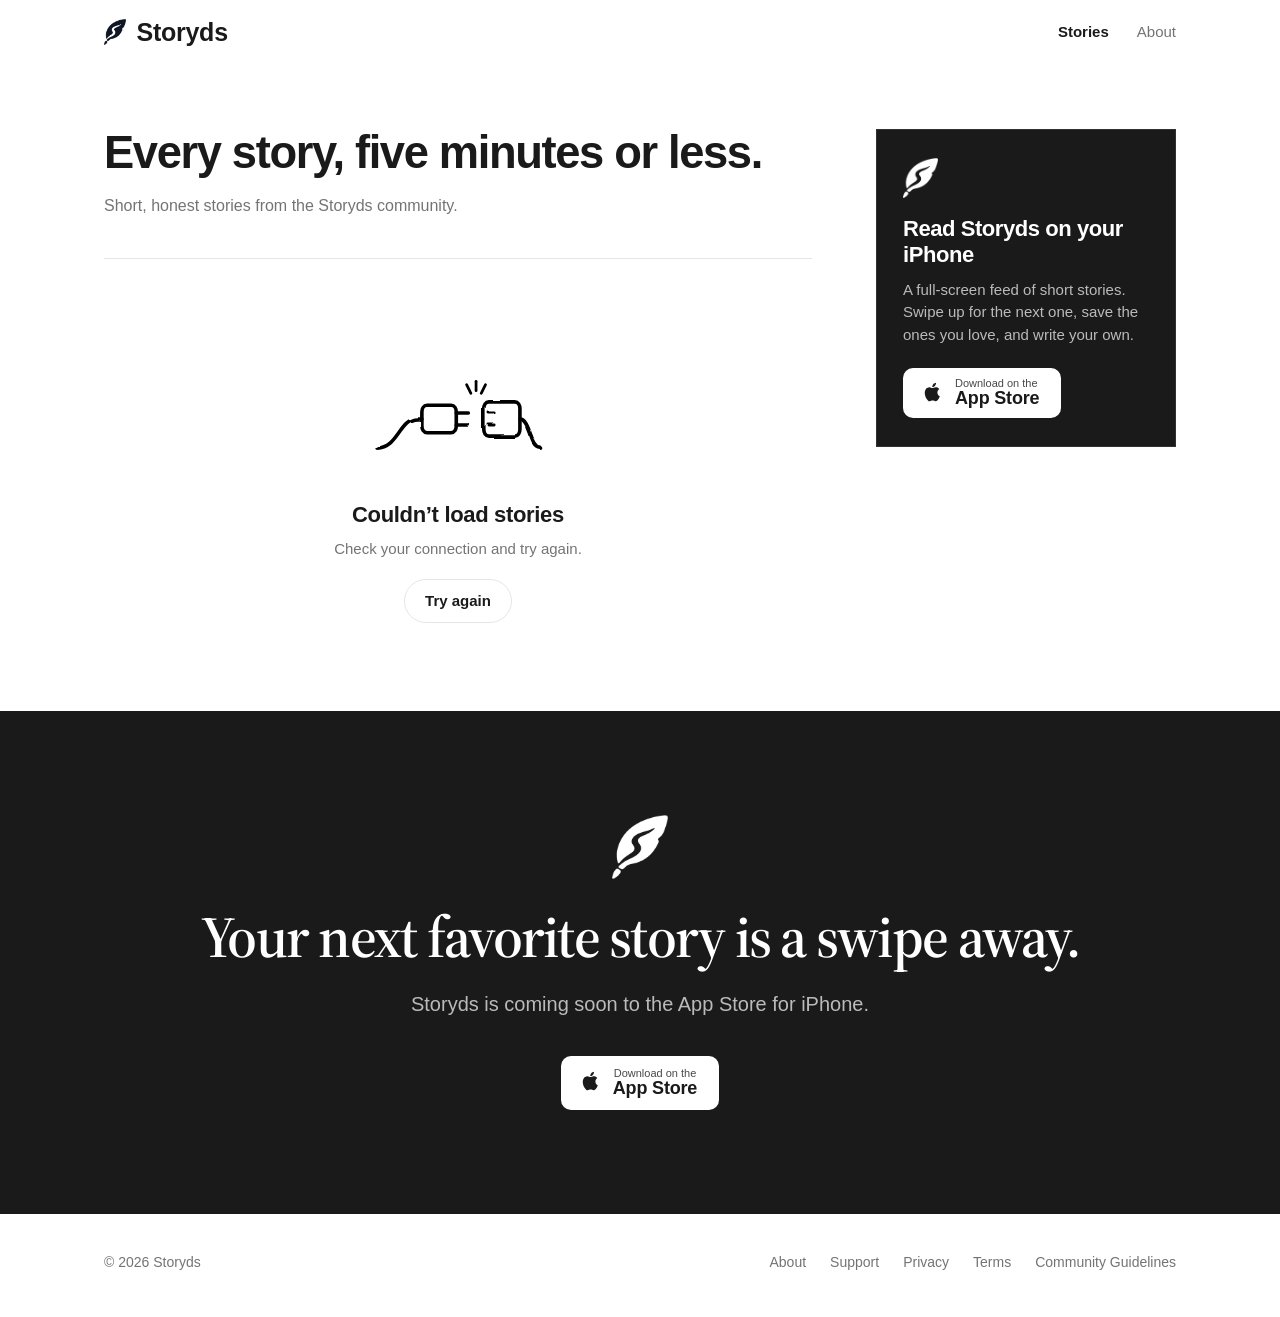
<file: index.html>
<!doctype html>
<html lang="en">
<head>
  <meta charset="utf-8">
  <meta name="viewport" content="width=device-width, initial-scale=1">
  <!--SEO-->
  <title>Storyds · Short stories you can read in five minutes</title>
  <meta name="description" content="Read short, honest stories from the Storyds community, new every day. Fiction, romance, fantasy, sci-fi and more, each one finished in a single sitting.">
  <link rel="canonical" href="https://storyds.com/">
  <meta property="og:site_name" content="Storyds">
  <meta property="og:type" content="website">
  <meta property="og:title" content="Storyds · Short stories you can read in five minutes">
  <meta property="og:description" content="Read short, honest stories from the Storyds community, new every day. Fiction, romance, fantasy, sci-fi and more, each one finished in a single sitting.">
  <meta property="og:url" content="https://storyds.com/">
  <meta property="og:image" content="https://storyds.com/assets/wordmark-square.png">
  <meta name="twitter:card" content="summary">
  <script type="application/ld+json">
{
  "@context": "https://schema.org",
  "@graph": [
    {
      "@type": "Organization",
      "@id": "https://storyds.com/#org",
      "name": "Storyds",
      "url": "https://storyds.com/",
      "logo": "https://storyds.com/assets/apple-touch-icon.png"
    },
    {
      "@type": "WebSite",
      "name": "Storyds",
      "url": "https://storyds.com/",
      "publisher": {
        "@id": "https://storyds.com/#org"
      }
    }
  ]
}
  </script>
  <!--/SEO-->
  <meta name="theme-color" content="#ffffff" media="(prefers-color-scheme: light)">
  <meta name="theme-color" content="#171719" media="(prefers-color-scheme: dark)">
  <link rel="icon" type="image/png" href="assets/favicon.png">
  <link rel="apple-touch-icon" href="assets/apple-touch-icon.png">
  <link rel="preconnect" href="https://sdwhmsjtntwxvchxbtth.supabase.co" crossorigin>
  <link rel="preconnect" href="https://fonts.googleapis.com">
  <link rel="preconnect" href="https://fonts.gstatic.com" crossorigin>
  <link href="https://fonts.googleapis.com/css2?family=Source+Serif+4:opsz,wght@8..60,600&display=swap" rel="stylesheet">
  <link rel="stylesheet" href="styles.css?v=44">
  <script>
    // Links shared before stories had their own page used #story=<id> on the home page
    (function () {
      var m = location.hash.match(/^#story=([0-9a-f-]{36})$/i);
      if (m) location.replace("story.html?id=" + m[1]);
    })();
  </script>
</head>
<body class="stories-home">
  <!--HEADER-->
  <header class="site-header">
    <div class="wrap">
      <a class="brand" href="./" aria-label="Storyds home">
        <img src="assets/mark.png" alt="" width="22" height="26">
        <span>Storyds</span>
      </a>
      <nav class="nav" aria-label="Main">
        <a href="./" aria-current="page">Stories</a>
        <a href="about.html">About</a>
      </nav>
    </div>
  </header>
  <!--/HEADER-->

  <main>
    <section class="feed">
      <div class="wrap feed-layout">
        <div class="feed-main">
          <div class="intro">
            <h1>Every story, five minutes <em>or less.</em></h1>
            <p>Short, honest stories from the Storyds community.</p>
          </div>

          <div class="tabs-bar">
            <div class="chips" role="group" aria-label="Filter by genre"></div>
          </div>

          <div class="feed-lead" aria-live="polite"></div>
          <div class="feed-grid"></div>
          <div class="feed-end"></div>
        </div>

        <aside class="app-banner" aria-label="Get the Storyds app">
          <img src="assets/mark.png" alt="" width="41" height="48">
          <h2>Read Storyds on your iPhone</h2>
          <p>A full-screen feed of short stories. Swipe up for the next one, save the ones you love, and write your own.</p>
          <a class="app-store" href="about.html#download" aria-label="Download on the App Store">
            <svg viewBox="0 0 24 24" aria-hidden="true"><path d="M16.37 12.6c-.02-2.33 1.9-3.45 1.99-3.5-1.09-1.59-2.78-1.8-3.38-1.83-1.44-.15-2.81.85-3.54.85-.73 0-1.86-.83-3.06-.81-1.57.02-3.02.92-3.83 2.33-1.63 2.83-.42 7.02 1.17 9.31.78 1.12 1.7 2.38 2.91 2.34 1.17-.05 1.61-.76 3.02-.76 1.41 0 1.81.76 3.05.73 1.26-.02 2.06-1.14 2.83-2.27.89-1.3 1.26-2.56 1.28-2.62-.03-.01-2.45-.94-2.44-3.77zM14.05 5.76c.64-.78 1.08-1.86.96-2.94-.93.04-2.05.62-2.71 1.39-.6.69-1.12 1.79-.98 2.85 1.04.08 2.09-.53 2.73-1.3z"/></svg>
            <span><small>Download on the</small><strong>App Store</strong></span>
          </a>
        </aside>
      </div>
    </section>

    <section class="cta">
      <div class="wrap">
      <img src="assets/mark.png" alt="" width="62" height="72">
      <h2>Your next favorite story is a swipe away.</h2>
      <p>Storyds is coming soon to the App Store for iPhone.</p>
      <a class="app-store" href="about.html#download" aria-label="Download on the App Store">
        <svg viewBox="0 0 24 24" aria-hidden="true"><path d="M16.37 12.6c-.02-2.33 1.9-3.45 1.99-3.5-1.09-1.59-2.78-1.8-3.38-1.83-1.44-.15-2.81.85-3.54.85-.73 0-1.86-.83-3.06-.81-1.57.02-3.02.92-3.83 2.33-1.63 2.83-.42 7.02 1.17 9.31.78 1.12 1.7 2.38 2.91 2.34 1.17-.05 1.61-.76 3.02-.76 1.41 0 1.81.76 3.05.73 1.26-.02 2.06-1.14 2.83-2.27.89-1.3 1.26-2.56 1.28-2.62-.03-.01-2.45-.94-2.44-3.77zM14.05 5.76c.64-.78 1.08-1.86.96-2.94-.93.04-2.05.62-2.71 1.39-.6.69-1.12 1.79-.98 2.85 1.04.08 2.09-.53 2.73-1.3z"/></svg>
        <span><small>Download on the</small><strong>App Store</strong></span>
      </a>
      </div>
    </section>
  </main>

  <!--FOOTER-->
  <footer class="site-footer">
    <div class="wrap">
      <span>© 2026 Storyds</span>
      <nav aria-label="Footer">
        <a href="about.html">About</a>
        <a href="support.html">Support</a>
        <a href="privacy.html">Privacy</a>
        <a href="terms.html">Terms</a>
        <a href="guidelines.html">Community Guidelines</a>
      </nav>
    </div>
  </footer>
  <!--/FOOTER-->

  <script src="main.js?v=44"></script>
  <script src="stories.js?v=44"></script>
</body>
</html>
</file>
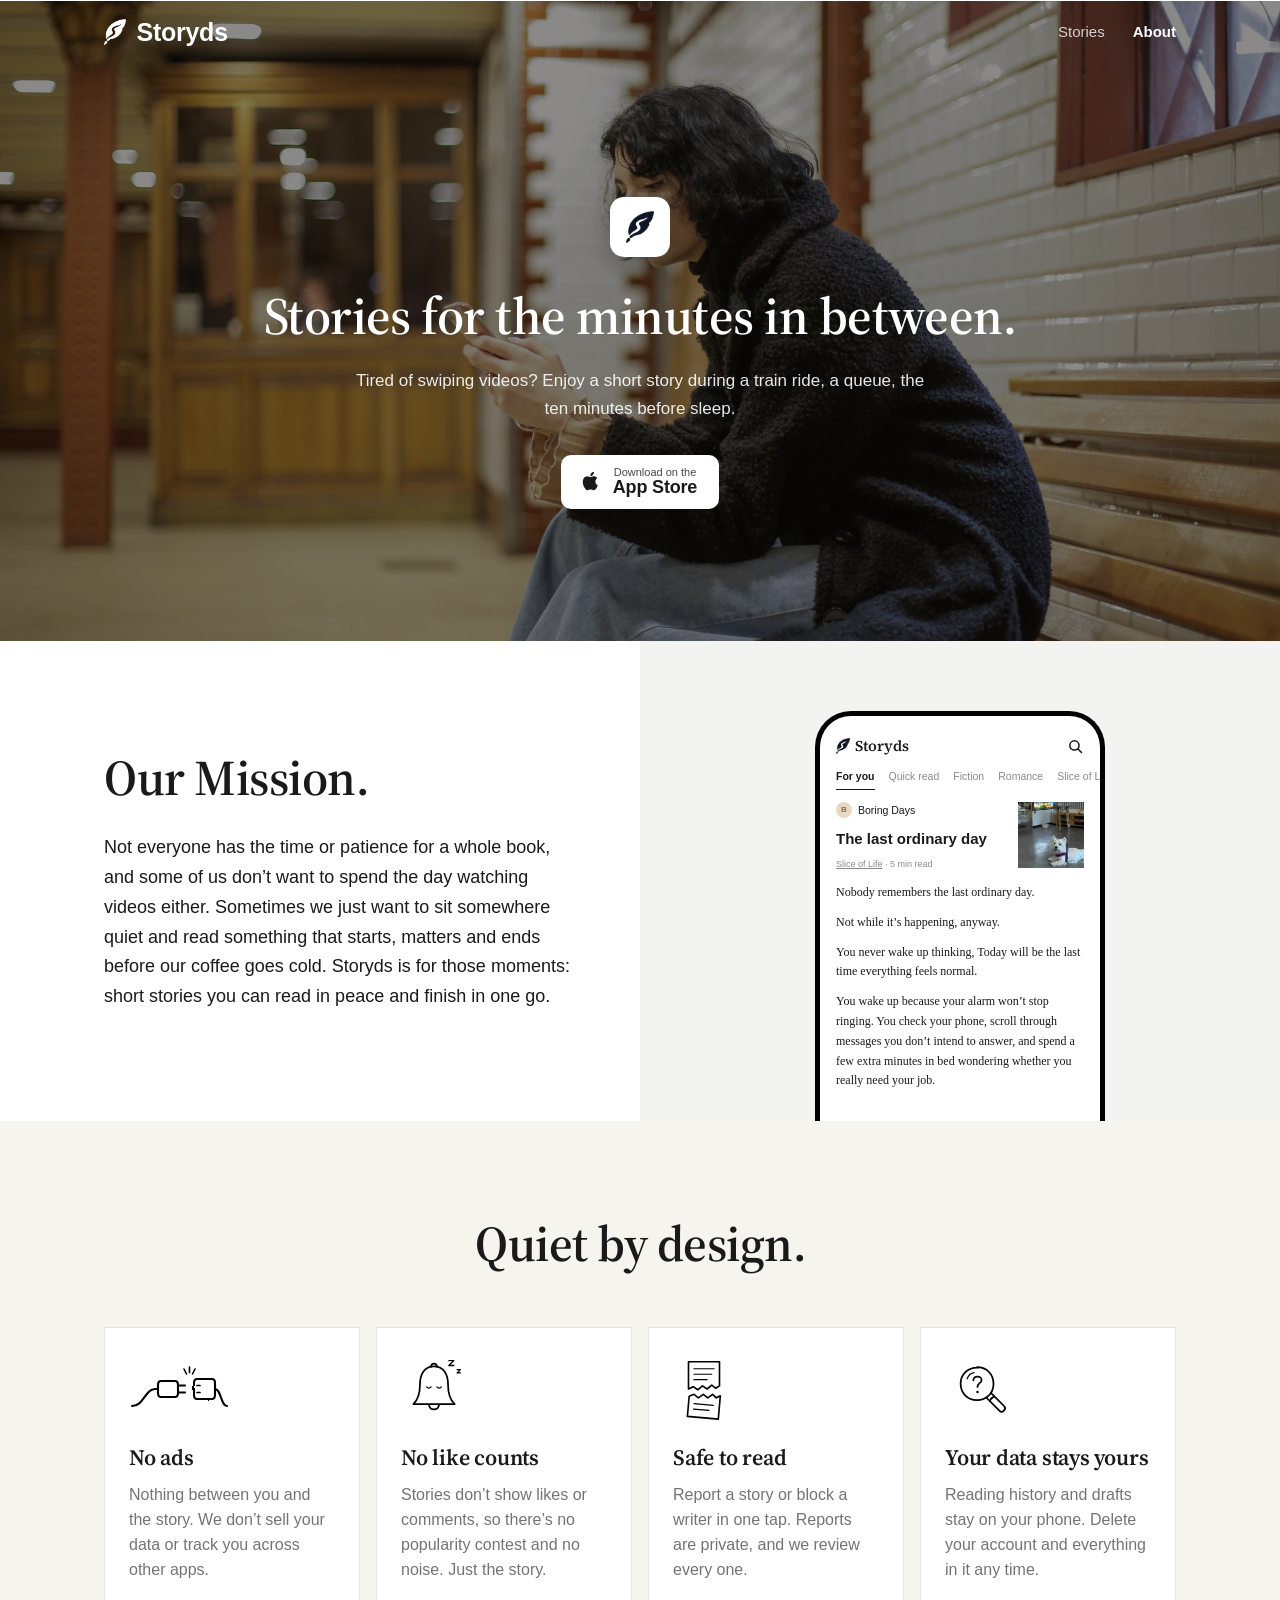
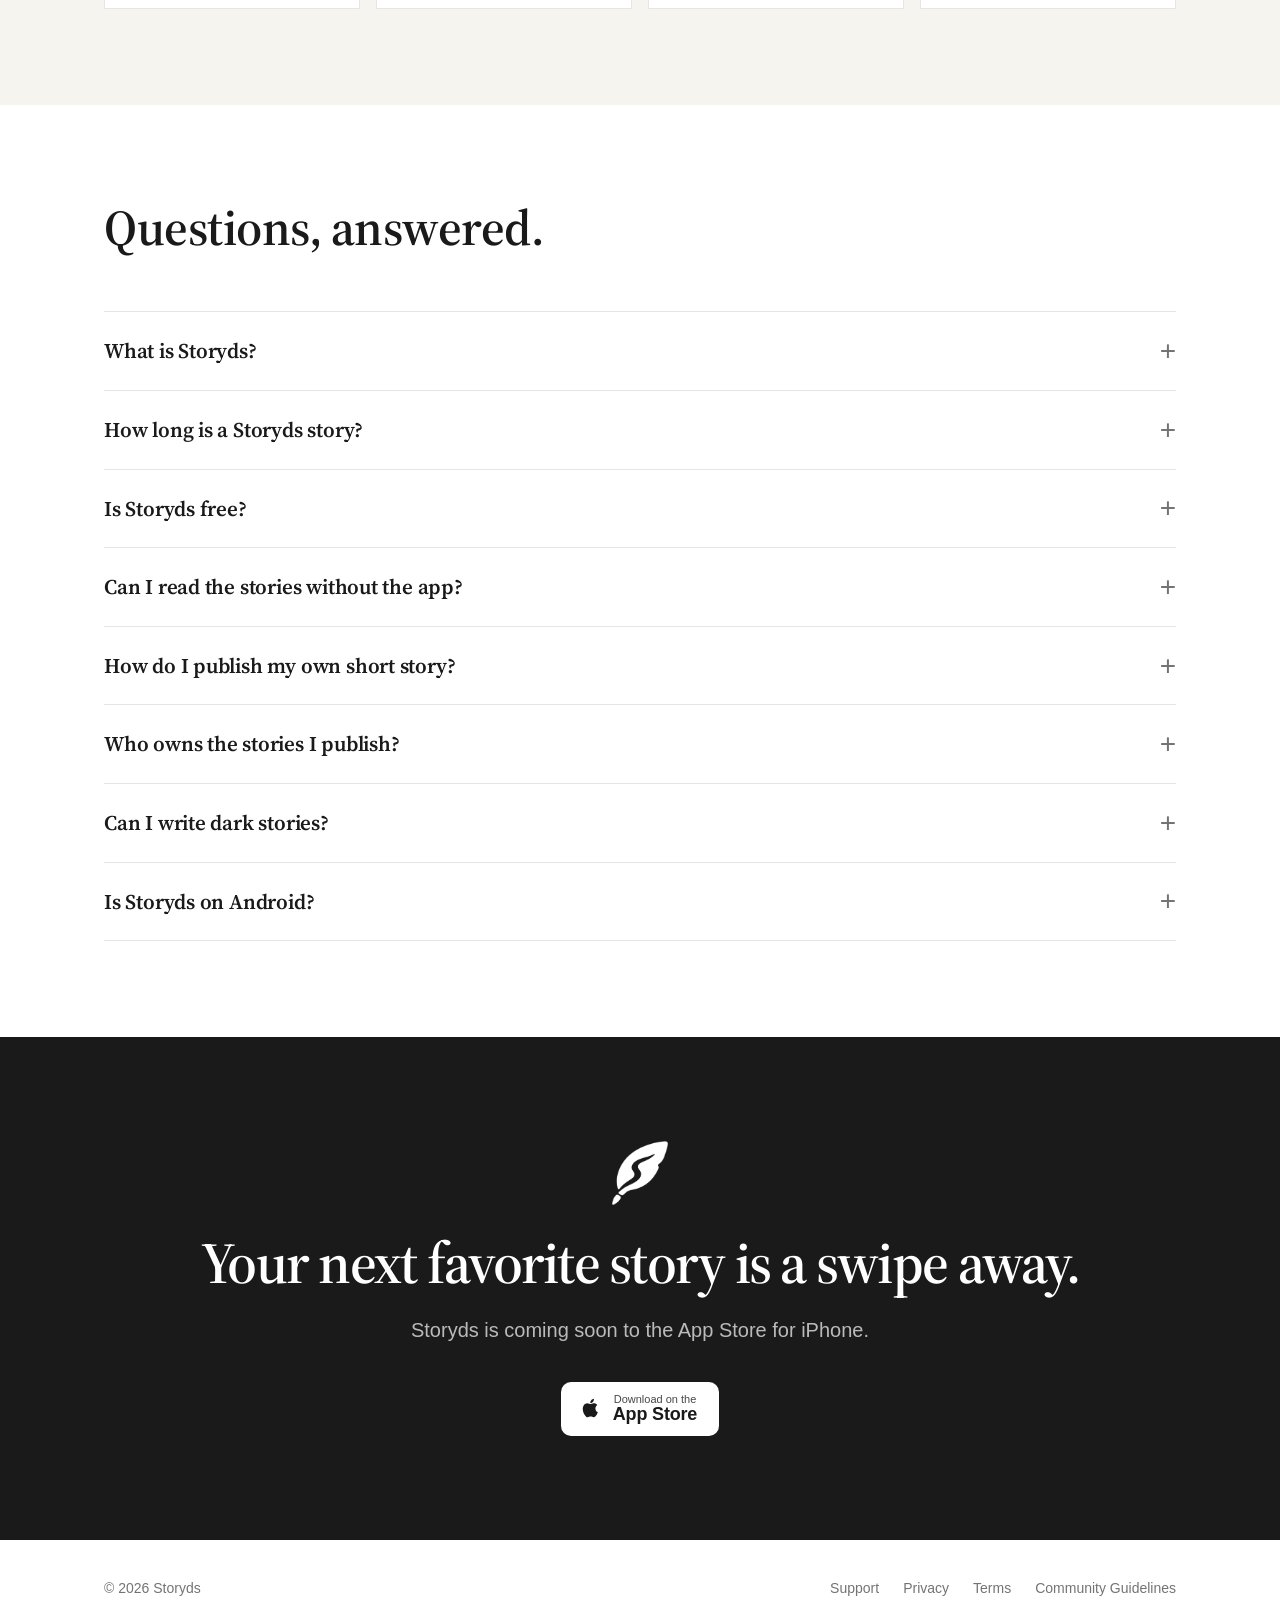
<file: about.html>
<!doctype html>
<html lang="en">
<head>
  <meta charset="utf-8">
  <meta name="viewport" content="width=device-width, initial-scale=1">
  <!--SEO-->
  <title>About Storyds · A short story app for iPhone</title>
  <meta name="description" content="Storyds is a free iPhone app for reading and writing short stories you can finish in one sitting. Read the latest stories online, or swipe through them in the app.">
  <link rel="canonical" href="https://storyds.com/about.html">
  <meta property="og:site_name" content="Storyds">
  <meta property="og:type" content="website">
  <meta property="og:title" content="About Storyds · A short story app for iPhone">
  <meta property="og:description" content="Storyds is a free iPhone app for reading and writing short stories you can finish in one sitting. Read the latest stories online, or swipe through them in the app.">
  <meta property="og:url" content="https://storyds.com/about.html">
  <meta property="og:image" content="https://storyds.com/assets/wordmark-square.png">
  <meta name="twitter:card" content="summary">
  <script type="application/ld+json">
{
  "@context": "https://schema.org",
  "@graph": [
    {
      "@type": "Organization",
      "@id": "https://storyds.com/#org",
      "name": "Storyds",
      "url": "https://storyds.com/",
      "logo": "https://storyds.com/assets/apple-touch-icon.png"
    },
    {
      "@type": "MobileApplication",
      "name": "Storyds",
      "operatingSystem": "iOS",
      "applicationCategory": "BookApplication",
      "description": "Storyds is a free iPhone app for reading and writing short stories you can finish in one sitting.",
      "offers": {
        "@type": "Offer",
        "price": "0",
        "priceCurrency": "USD"
      },
      "publisher": {
        "@id": "https://storyds.com/#org"
      }
    },
    {
      "@type": "FAQPage",
      "mainEntity": [
        {
          "@type": "Question",
          "name": "What is Storyds?",
          "acceptedAnswer": {
            "@type": "Answer",
            "text": "Storyds is a free iPhone app for reading and writing short stories. Every story fits in one sitting, so you can start one on the bus and finish it before your stop."
          }
        },
        {
          "@type": "Question",
          "name": "How long is a Storyds story?",
          "acceptedAnswer": {
            "@type": "Answer",
            "text": "Up to 1,200 words, about a six-minute read. Many are shorter: the Quick read tab collects stories you can finish in about a minute."
          }
        },
        {
          "@type": "Question",
          "name": "Is Storyds free?",
          "acceptedAnswer": {
            "@type": "Answer",
            "text": "Yes. Reading and writing are free, and there are no ads."
          }
        },
        {
          "@type": "Question",
          "name": "Can I read the stories without the app?",
          "acceptedAnswer": {
            "@type": "Answer",
            "text": "Yes. Every story published in the app also appears on the Stories page of this site, and you don’t need an account to read."
          }
        },
        {
          "@type": "Question",
          "name": "How do I publish my own short story?",
          "acceptedAnswer": {
            "@type": "Answer",
            "text": "Open the Write tab in the app, write up to 1,200 words, choose a genre and add a cover photo if you like. Once you publish, it appears in the app and on this site."
          }
        },
        {
          "@type": "Question",
          "name": "Who owns the stories I publish?",
          "acceptedAnswer": {
            "@type": "Answer",
            "text": "You do. See the Terms of Service for what publishing lets Storyds do with your story."
          }
        },
        {
          "@type": "Question",
          "name": "Can I write dark stories?",
          "acceptedAnswer": {
            "@type": "Answer",
            "text": "Yes, there’s a whole Dark genre. Fiction can go to hard places; what isn’t allowed is content made only to shock or hurt. The Community Guidelines explain where the line is."
          }
        },
        {
          "@type": "Question",
          "name": "Is Storyds on Android?",
          "acceptedAnswer": {
            "@type": "Answer",
            "text": "Not yet. Storyds is iPhone-only for now."
          }
        }
      ]
    }
  ]
}
  </script>
  <!--/SEO-->
  <meta name="theme-color" content="#ffffff" media="(prefers-color-scheme: light)">
  <meta name="theme-color" content="#171719" media="(prefers-color-scheme: dark)">
  <link rel="icon" type="image/png" href="assets/favicon.png">
  <link rel="apple-touch-icon" href="assets/apple-touch-icon.png">
  <link rel="preconnect" href="https://fonts.googleapis.com">
  <link rel="preconnect" href="https://fonts.gstatic.com" crossorigin>
  <link href="https://fonts.googleapis.com/css2?family=Source+Serif+4:opsz,wght@8..60,600&display=swap" rel="stylesheet">
  <link rel="stylesheet" href="styles.css?v=44">
</head>
<body class="about">
  <!--HEADER-->
  <header class="site-header">
    <div class="wrap">
      <a class="brand" href="./" aria-label="Storyds home">
        <img src="assets/mark.png" alt="" width="22" height="26">
        <span>Storyds</span>
      </a>
      <nav class="nav" aria-label="Main">
        <a href="./">Stories</a>
        <a href="about.html" aria-current="page">About</a>
      </nav>
    </div>
  </header>
  <!--/HEADER-->

  <main>
      <section class="photo-hero">
        <picture>
          <source media="(max-width: 700px)" srcset="assets/photos/about-hero-1200.jpg">
          <img src="assets/photos/about-hero.jpg" alt="" width="2400" height="1600" fetchpriority="high">
        </picture>
        <div class="wrap">
          <span class="app-icon"><img src="assets/mark.png" alt="" width="28" height="33"></span>
          <h1>Stories for the minutes in between.</h1>
          <p>Tired of swiping videos? Enjoy a short story during a train ride, a queue, the ten minutes before sleep.</p>
          <a class="app-store" href="#download" aria-label="Download on the App Store">
            <svg viewBox="0 0 24 24" aria-hidden="true"><path d="M16.37 12.6c-.02-2.33 1.9-3.45 1.99-3.5-1.09-1.59-2.78-1.8-3.38-1.83-1.44-.15-2.81.85-3.54.85-.73 0-1.86-.83-3.06-.81-1.57.02-3.02.92-3.83 2.33-1.63 2.83-.42 7.02 1.17 9.31.78 1.12 1.7 2.38 2.91 2.34 1.17-.05 1.61-.76 3.02-.76 1.41 0 1.81.76 3.05.73 1.26-.02 2.06-1.14 2.83-2.27.89-1.3 1.26-2.56 1.28-2.62-.03-.01-2.45-.94-2.44-3.77zM14.05 5.76c.64-.78 1.08-1.86.96-2.94-.93.04-2.05.62-2.71 1.39-.6.69-1.12 1.79-.98 2.85 1.04.08 2.09-.53 2.73-1.3z"/></svg>
            <span><small>Download on the</small><strong>App Store</strong></span>
          </a>
        </div>
      </section>

      <section id="mission" class="mission">
        <div class="mission-text">
          <h2>Our Mission.</h2>
          <p>Not everyone has the time or patience for a whole book, and some of us don’t want to spend the day watching videos either. Sometimes we just want to sit somewhere quiet and read something that starts, matters and ends before our coffee goes cold. Storyds is for those moments: short stories you can read in peace and finish in one go.</p>
        </div>
        <div class="mission-art" aria-hidden="true">
          <div class="feed-phone">
            <div class="feed-screen">
              <div class="feed-top"><span class="feed-brand"><img src="assets/mark.png" alt="" width="14" height="16">Storyds</span><svg viewBox="0 0 24 24"><circle cx="10.5" cy="10.5" r="6.5"/><path d="m15.5 15.5 5 5"/></svg></div>
              <div class="feed-tabs"><b>For you</b><span>Quick read</span><span>Fiction</span><span>Romance</span><span>Slice of Life</span></div>
              <div class="feed-head">
                <div>
                  <p class="feed-author"><i>B</i>Boring Days</p>
                  <p class="feed-title">The last ordinary day</p>
                  <p class="feed-meta"><u>Slice of Life</u> · 5 min read</p>
                </div>
                <img src="assets/photos/mock-cover.jpg" alt="" width="66" height="66">
              </div>
              <p>Nobody remembers the last ordinary day.</p>
              <p>Not while it’s happening, anyway.</p>
              <p>You never wake up thinking, Today will be the last time everything feels normal.</p>
              <p>You wake up because your alarm won’t stop ringing. You check your phone, scroll through messages you don’t intend to answer, and spend a few extra minutes in bed wondering whether you really need your job.</p>
            </div>
          </div>
        </div>
      </section>

      <section id="safety" class="tint">
        <div class="wrap">
        <div class="section-head center reveal">
          <h2>Quiet by design.</h2>
        </div>
        <div class="promises">
          <div class="promise reveal">
            <img class="doodle" src="assets/illustrations/Unplugged.svg" alt="" width="90" height="76">
            <h3>No ads</h3>
            <p>Nothing between you and the story. We don’t sell your data or track you across other apps.</p>
          </div>
          <div class="promise reveal">
            <img class="doodle" src="assets/illustrations/QuietBell.svg" alt="" width="90" height="76">
            <h3>No like counts</h3>
            <p>Stories don’t show likes or comments, so there’s no popularity contest and no noise. Just the story.</p>
          </div>
          <div class="promise reveal">
            <img class="doodle" src="assets/illustrations/TornPage.svg" alt="" width="90" height="76">
            <h3>Safe to read</h3>
            <p>Report a story or block a writer in one tap. Reports are private, and we review every one.</p>
          </div>
          <div class="promise reveal">
            <img class="doodle" src="assets/illustrations/NoResults.svg" alt="" width="90" height="76">
            <h3>Your data stays yours</h3>
            <p>Reading history and drafts stay on your phone. Delete your account and everything in it any time.</p>
          </div>
        </div>
        </div>
      </section>

      <section id="faq">
        <div class="wrap">
        <div class="section-head reveal">
          <h2>Questions, answered.</h2>
        </div>
        <div class="faq reveal">
          <details>
            <summary>What is Storyds?</summary>
            <p>Storyds is a free iPhone app for reading and writing short stories. Every story fits in one sitting, so you can start one on the bus and finish it before your stop.</p>
          </details>
          <details>
            <summary>How long is a Storyds story?</summary>
            <p>Up to 1,200 words, about a six-minute read. Many are shorter: the Quick read tab collects stories you can finish in about a minute.</p>
          </details>
          <details>
            <summary>Is Storyds free?</summary>
            <p>Yes. Reading and writing are free, and there are no ads.</p>
          </details>
          <details>
            <summary>Can I read the stories without the app?</summary>
            <p>Yes. Every story published in the app also appears on the <a href="./">Stories</a> page of this site, and you don’t need an account to read.</p>
          </details>
          <details>
            <summary>How do I publish my own short story?</summary>
            <p>Open the Write tab in the app, write up to 1,200 words, choose a genre and add a cover photo if you like. Once you publish, it appears in the app and on this site.</p>
          </details>
          <details>
            <summary>Who owns the stories I publish?</summary>
            <p>You do. See the <a href="terms.html">Terms of Service</a> for what publishing lets Storyds do with your story.</p>
          </details>
          <details>
            <summary>Can I write dark stories?</summary>
            <p>Yes, there’s a whole Dark genre. Fiction can go to hard places; what isn’t allowed is content made only to shock or hurt. The <a href="guidelines.html">Community Guidelines</a> explain where the line is.</p>
          </details>
          <details>
            <summary>Is Storyds on Android?</summary>
            <p>Not yet. Storyds is iPhone-only for now.</p>
          </details>
        </div>
        </div>
      </section>

      <section id="download" class="cta">
        <div class="wrap">
        <img src="assets/mark.png" alt="" width="62" height="72">
        <h2>Your next favorite story is a swipe away.</h2>
        <p>Storyds is coming soon to the App Store for iPhone.</p>
        <a class="app-store" href="#download" aria-label="Download on the App Store">
          <svg viewBox="0 0 24 24" aria-hidden="true"><path d="M16.37 12.6c-.02-2.33 1.9-3.45 1.99-3.5-1.09-1.59-2.78-1.8-3.38-1.83-1.44-.15-2.81.85-3.54.85-.73 0-1.86-.83-3.06-.81-1.57.02-3.02.92-3.83 2.33-1.63 2.83-.42 7.02 1.17 9.31.78 1.12 1.7 2.38 2.91 2.34 1.17-.05 1.61-.76 3.02-.76 1.41 0 1.81.76 3.05.73 1.26-.02 2.06-1.14 2.83-2.27.89-1.3 1.26-2.56 1.28-2.62-.03-.01-2.45-.94-2.44-3.77zM14.05 5.76c.64-.78 1.08-1.86.96-2.94-.93.04-2.05.62-2.71 1.39-.6.69-1.12 1.79-.98 2.85 1.04.08 2.09-.53 2.73-1.3z"/></svg>
          <span><small>Download on the</small><strong>App Store</strong></span>
        </a>
        </div>
      </section>

      </main>

  <footer class="site-footer">
    <div class="wrap">
        <span>© 2026 Storyds</span>
        <nav aria-label="Footer">
          <a href="support.html">Support</a>
          <a href="privacy.html">Privacy</a>
          <a href="terms.html">Terms</a>
          <a href="guidelines.html">Community Guidelines</a>
        </nav>
        </div>
  </footer>

  <script src="main.js?v=44"></script>
</body>
</html>
</file>
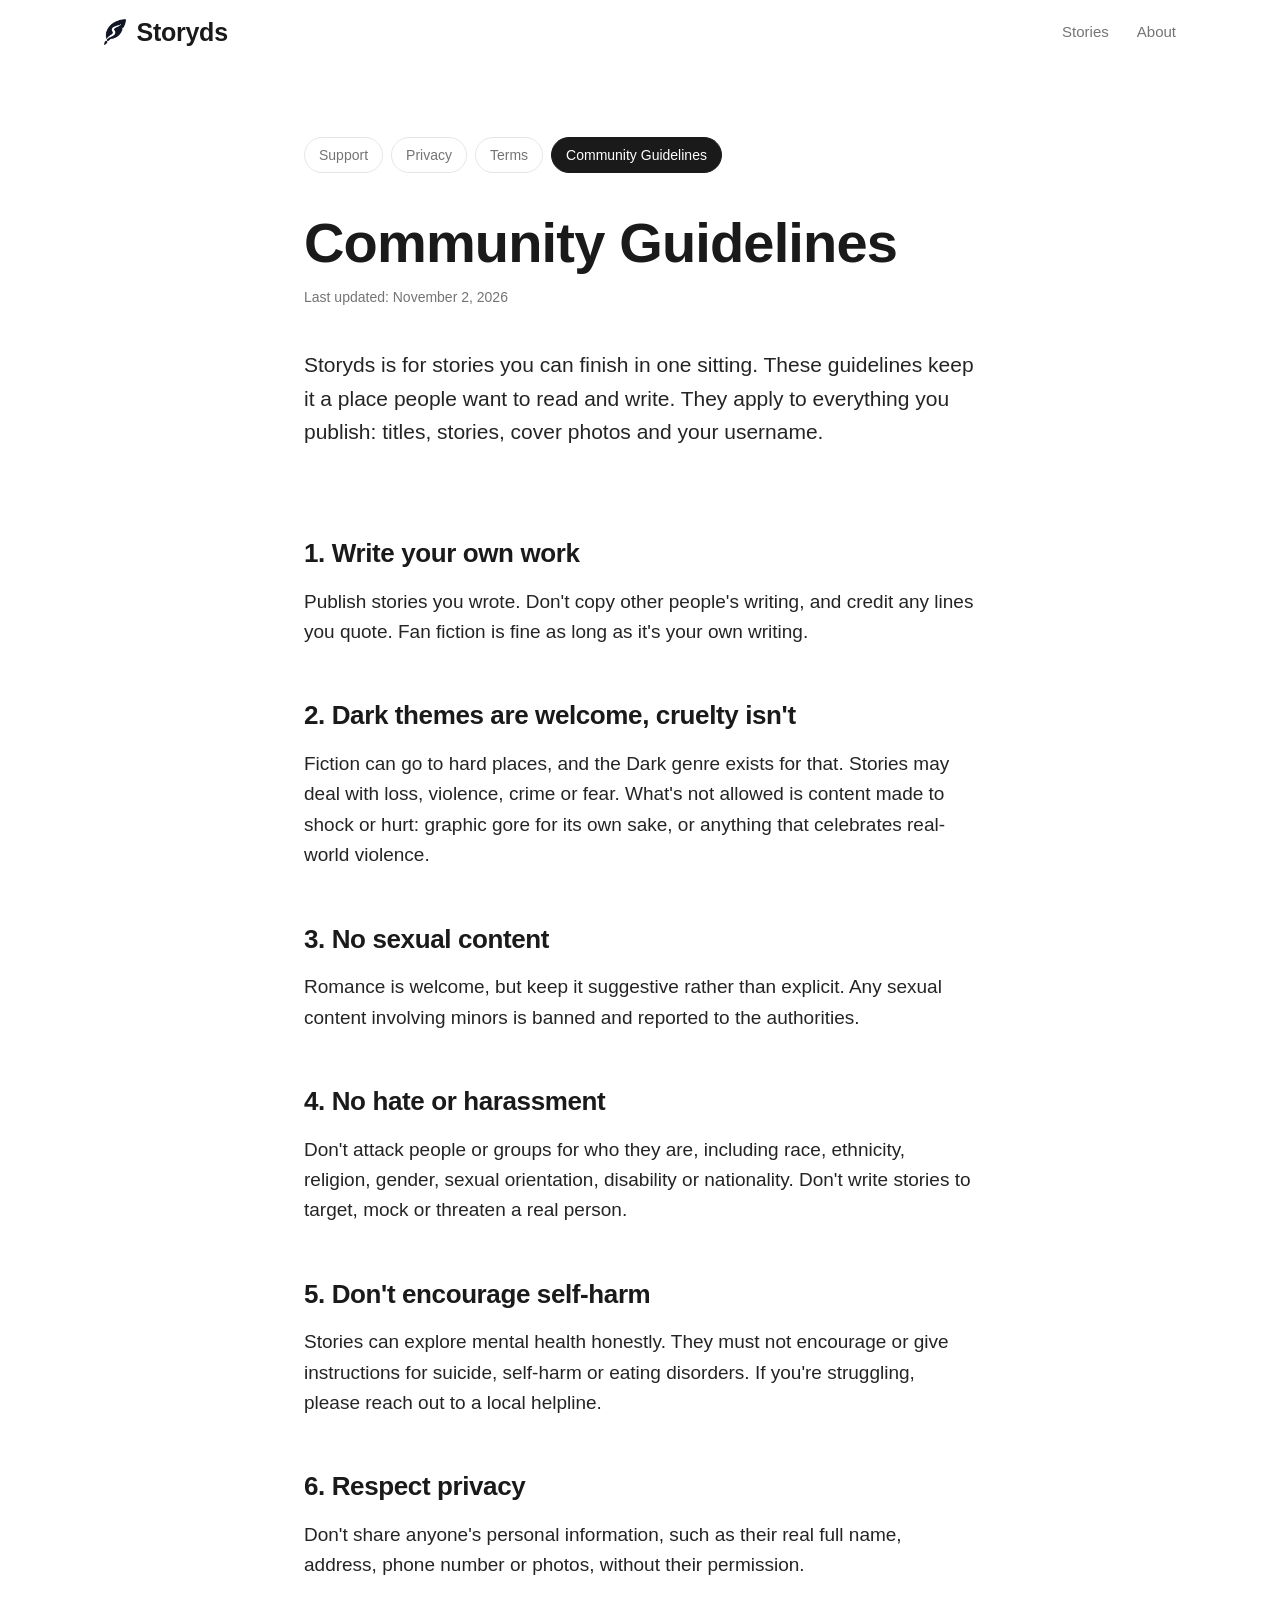
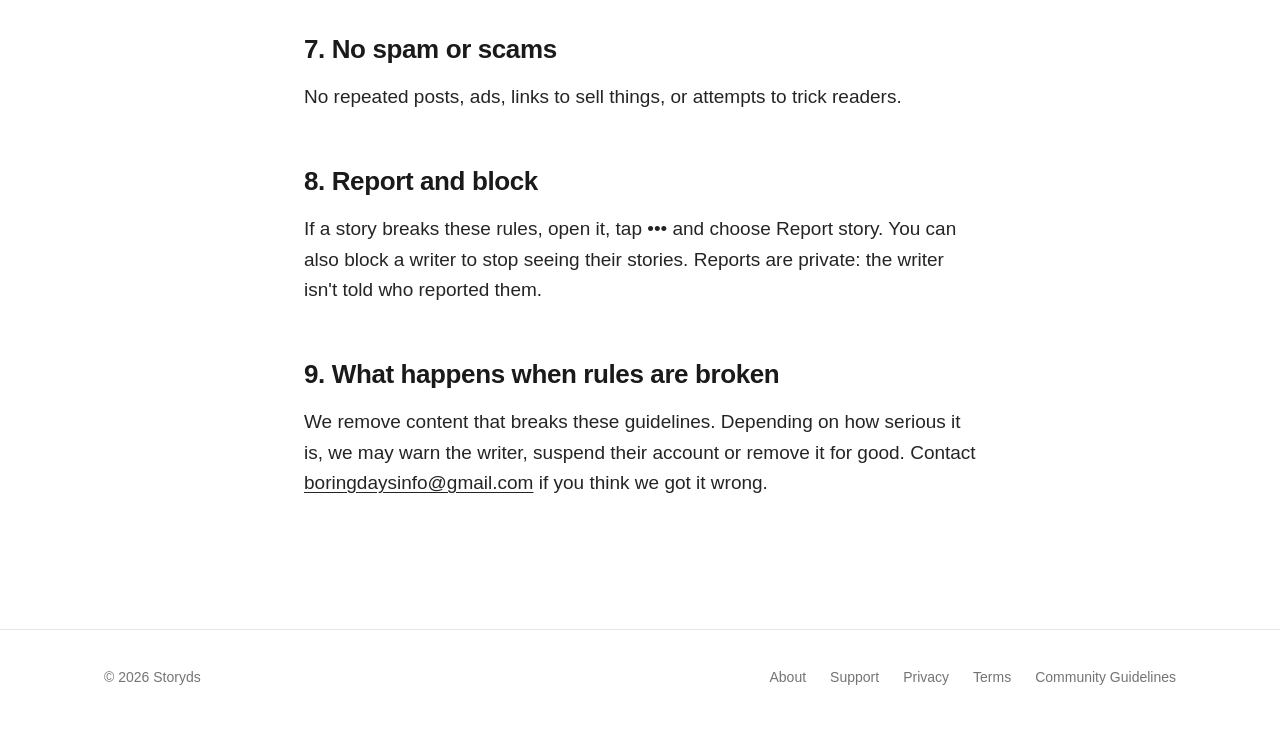
<file: guidelines.html>
<!doctype html>
<html lang="en">
<head>
  <meta charset="utf-8">
  <meta name="viewport" content="width=device-width, initial-scale=1">
  <!--SEO-->
  <title>Community Guidelines · Storyds</title>
  <meta name="description" content="What&#x27;s welcome on Storyds, what isn&#x27;t, and how reporting and blocking work.">
  <link rel="canonical" href="https://storyds.com/guidelines.html">
  <meta property="og:site_name" content="Storyds">
  <meta property="og:type" content="website">
  <meta property="og:title" content="Community Guidelines · Storyds">
  <meta property="og:description" content="What&#x27;s welcome on Storyds, what isn&#x27;t, and how reporting and blocking work.">
  <meta property="og:url" content="https://storyds.com/guidelines.html">
  <meta property="og:image" content="https://storyds.com/assets/wordmark-square.png">
  <meta name="twitter:card" content="summary">
  <!--/SEO-->
  <link rel="icon" type="image/png" href="assets/favicon.png">
  <link rel="apple-touch-icon" href="assets/apple-touch-icon.png">
  <link rel="stylesheet" href="styles.css?v=44">
</head>
<body>
  <!--HEADER-->
  <header class="site-header">
    <div class="wrap">
      <a class="brand" href="./" aria-label="Storyds home">
        <img src="assets/mark.png" alt="" width="22" height="26">
        <span>Storyds</span>
      </a>
      <nav class="nav" aria-label="Main">
        <a href="./">Stories</a>
        <a href="about.html">About</a>
      </nav>
    </div>
  </header>
  <!--/HEADER-->

  <main class="doc">
    <div class="wrap">
      <nav class="doc-nav" aria-label="Help and legal">
          <a href="support.html">Support</a>
          <a href="privacy.html">Privacy</a>
          <a href="terms.html">Terms</a>
          <a href="guidelines.html" aria-current="page">Community Guidelines</a>
      </nav>
      <h1>Community Guidelines</h1>
        <p class="updated">Last updated: November 2, 2026</p>
        <p class="intro">Storyds is for stories you can finish in one sitting. These guidelines keep it a place people want to read and write. They apply to everything you publish: titles, stories, cover photos and your username.</p>
        <h2>1. Write your own work</h2>
        <p>Publish stories you wrote. Don't copy other people's writing, and credit any lines you quote. Fan fiction is fine as long as it's your own writing.</p>
        <h2>2. Dark themes are welcome, cruelty isn&#x27;t</h2>
        <p>Fiction can go to hard places, and the Dark genre exists for that. Stories may deal with loss, violence, crime or fear. What's not allowed is content made to shock or hurt: graphic gore for its own sake, or anything that celebrates real-world violence.</p>
        <h2>3. No sexual content</h2>
        <p>Romance is welcome, but keep it suggestive rather than explicit. Any sexual content involving minors is banned and reported to the authorities.</p>
        <h2>4. No hate or harassment</h2>
        <p>Don't attack people or groups for who they are, including race, ethnicity, religion, gender, sexual orientation, disability or nationality. Don't write stories to target, mock or threaten a real person.</p>
        <h2>5. Don&#x27;t encourage self-harm</h2>
        <p>Stories can explore mental health honestly. They must not encourage or give instructions for suicide, self-harm or eating disorders. If you're struggling, please reach out to a local helpline.</p>
        <h2>6. Respect privacy</h2>
        <p>Don't share anyone's personal information, such as their real full name, address, phone number or photos, without their permission.</p>
        <h2>7. No spam or scams</h2>
        <p>No repeated posts, ads, links to sell things, or attempts to trick readers.</p>
        <h2>8. Report and block</h2>
        <p>If a story breaks these rules, open it, tap ••• and choose Report story. You can also block a writer to stop seeing their stories. Reports are private: the writer isn't told who reported them.</p>
        <h2>9. What happens when rules are broken</h2>
        <p>We remove content that breaks these guidelines. Depending on how serious it is, we may warn the writer, suspend their account or remove it for good. Contact <a href="mailto:boringdaysinfo@gmail.com">boringdaysinfo@gmail.com</a> if you think we got it wrong.</p>
    </div>
  </main>

  <!--FOOTER-->
  <footer class="site-footer">
    <div class="wrap">
      <span>© 2026 Storyds</span>
      <nav aria-label="Footer">
        <a href="about.html">About</a>
        <a href="support.html">Support</a>
        <a href="privacy.html">Privacy</a>
        <a href="terms.html">Terms</a>
        <a href="guidelines.html">Community Guidelines</a>
      </nav>
    </div>
  </footer>
  <!--/FOOTER-->
  <script src="main.js?v=44"></script>
</body>
</html>
</file>
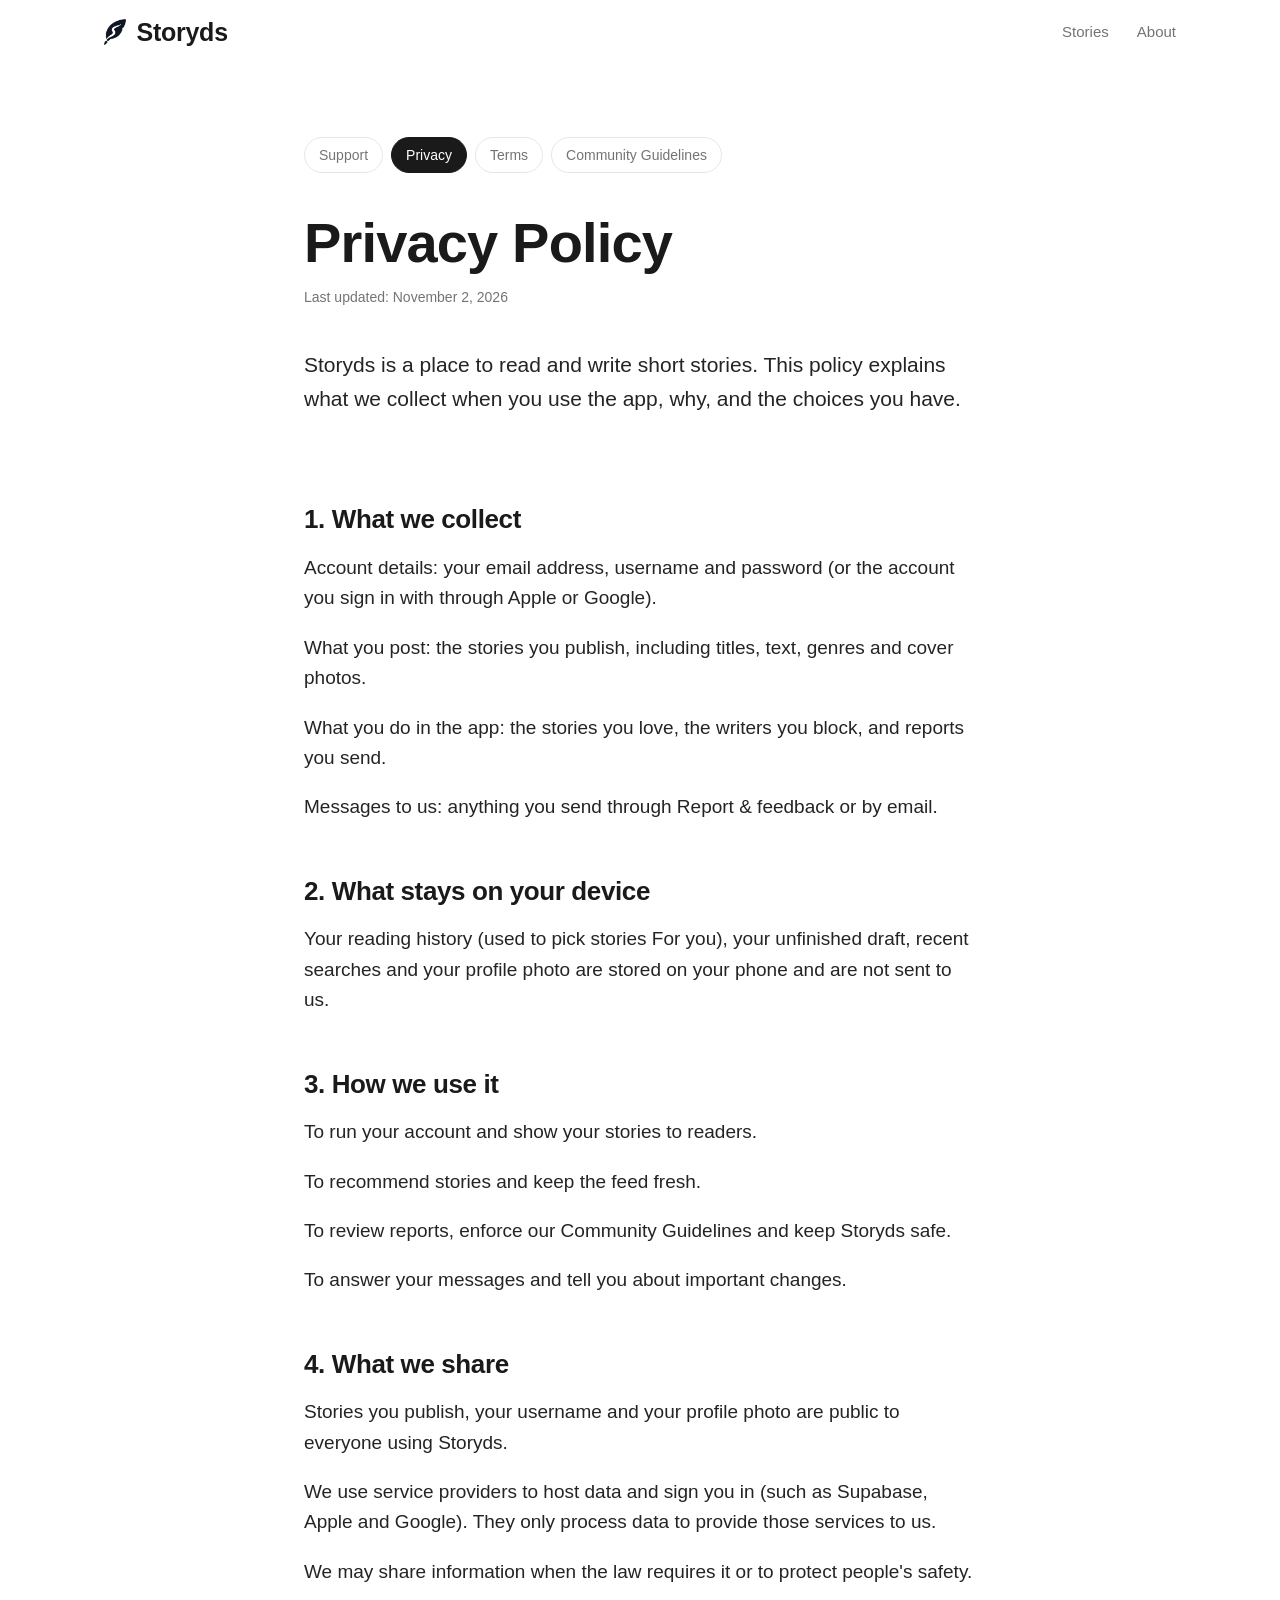
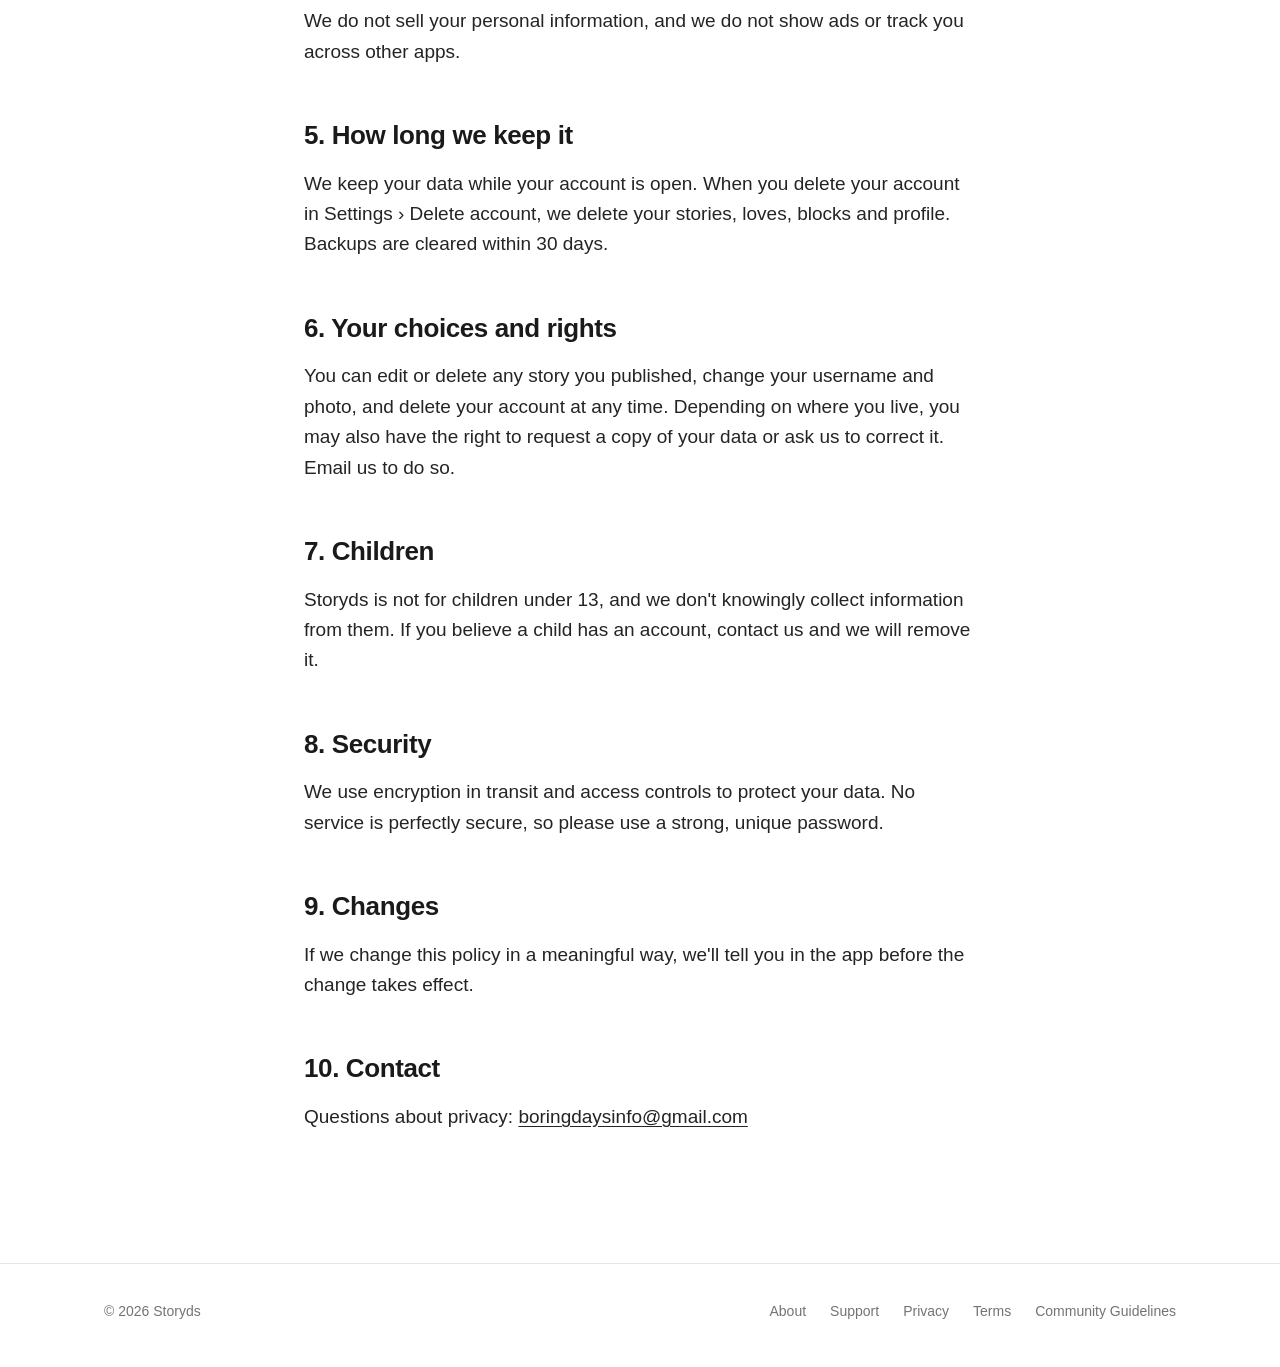
<file: privacy.html>
<!doctype html>
<html lang="en">
<head>
  <meta charset="utf-8">
  <meta name="viewport" content="width=device-width, initial-scale=1">
  <!--SEO-->
  <title>Privacy Policy · Storyds</title>
  <meta name="description" content="What Storyds collects, how it&#x27;s used, and how to delete your account and data.">
  <link rel="canonical" href="https://storyds.com/privacy.html">
  <meta property="og:site_name" content="Storyds">
  <meta property="og:type" content="website">
  <meta property="og:title" content="Privacy Policy · Storyds">
  <meta property="og:description" content="What Storyds collects, how it&#x27;s used, and how to delete your account and data.">
  <meta property="og:url" content="https://storyds.com/privacy.html">
  <meta property="og:image" content="https://storyds.com/assets/wordmark-square.png">
  <meta name="twitter:card" content="summary">
  <!--/SEO-->
  <link rel="icon" type="image/png" href="assets/favicon.png">
  <link rel="apple-touch-icon" href="assets/apple-touch-icon.png">
  <link rel="stylesheet" href="styles.css?v=44">
</head>
<body>
  <!--HEADER-->
  <header class="site-header">
    <div class="wrap">
      <a class="brand" href="./" aria-label="Storyds home">
        <img src="assets/mark.png" alt="" width="22" height="26">
        <span>Storyds</span>
      </a>
      <nav class="nav" aria-label="Main">
        <a href="./">Stories</a>
        <a href="about.html">About</a>
      </nav>
    </div>
  </header>
  <!--/HEADER-->

  <main class="doc">
    <div class="wrap">
      <nav class="doc-nav" aria-label="Help and legal">
          <a href="support.html">Support</a>
          <a href="privacy.html" aria-current="page">Privacy</a>
          <a href="terms.html">Terms</a>
          <a href="guidelines.html">Community Guidelines</a>
      </nav>
      <h1>Privacy Policy</h1>
        <p class="updated">Last updated: November 2, 2026</p>
        <p class="intro">Storyds is a place to read and write short stories. This policy explains what we collect when you use the app, why, and the choices you have.</p>
        <h2>1. What we collect</h2>
        <p>Account details: your email address, username and password (or the account you sign in with through Apple or Google).</p>
        <p>What you post: the stories you publish, including titles, text, genres and cover photos.</p>
        <p>What you do in the app: the stories you love, the writers you block, and reports you send.</p>
        <p>Messages to us: anything you send through Report &amp; feedback or by email.</p>
        <h2>2. What stays on your device</h2>
        <p>Your reading history (used to pick stories For you), your unfinished draft, recent searches and your profile photo are stored on your phone and are not sent to us.</p>
        <h2>3. How we use it</h2>
        <p>To run your account and show your stories to readers.</p>
        <p>To recommend stories and keep the feed fresh.</p>
        <p>To review reports, enforce our Community Guidelines and keep Storyds safe.</p>
        <p>To answer your messages and tell you about important changes.</p>
        <h2>4. What we share</h2>
        <p>Stories you publish, your username and your profile photo are public to everyone using Storyds.</p>
        <p>We use service providers to host data and sign you in (such as Supabase, Apple and Google). They only process data to provide those services to us.</p>
        <p>We may share information when the law requires it or to protect people's safety.</p>
        <p>We do not sell your personal information, and we do not show ads or track you across other apps.</p>
        <h2>5. How long we keep it</h2>
        <p>We keep your data while your account is open. When you delete your account in Settings › Delete account, we delete your stories, loves, blocks and profile. Backups are cleared within 30 days.</p>
        <h2>6. Your choices and rights</h2>
        <p>You can edit or delete any story you published, change your username and photo, and delete your account at any time. Depending on where you live, you may also have the right to request a copy of your data or ask us to correct it. Email us to do so.</p>
        <h2>7. Children</h2>
        <p>Storyds is not for children under 13, and we don't knowingly collect information from them. If you believe a child has an account, contact us and we will remove it.</p>
        <h2>8. Security</h2>
        <p>We use encryption in transit and access controls to protect your data. No service is perfectly secure, so please use a strong, unique password.</p>
        <h2>9. Changes</h2>
        <p>If we change this policy in a meaningful way, we'll tell you in the app before the change takes effect.</p>
        <h2>10. Contact</h2>
        <p>Questions about privacy: <a href="mailto:boringdaysinfo@gmail.com">boringdaysinfo@gmail.com</a></p>
    </div>
  </main>

  <!--FOOTER-->
  <footer class="site-footer">
    <div class="wrap">
      <span>© 2026 Storyds</span>
      <nav aria-label="Footer">
        <a href="about.html">About</a>
        <a href="support.html">Support</a>
        <a href="privacy.html">Privacy</a>
        <a href="terms.html">Terms</a>
        <a href="guidelines.html">Community Guidelines</a>
      </nav>
    </div>
  </footer>
  <!--/FOOTER-->
  <script src="main.js?v=44"></script>
</body>
</html>
</file>
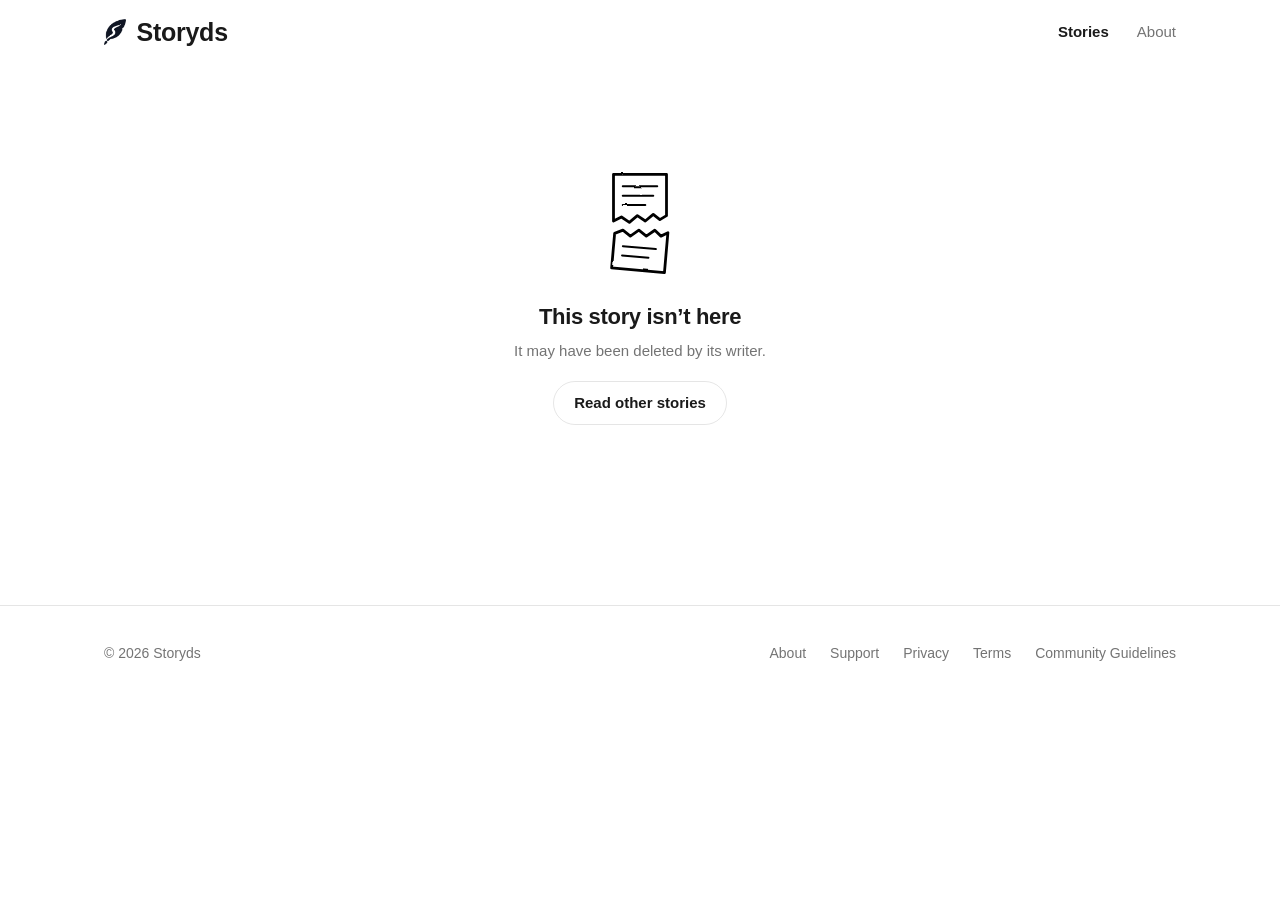
<file: story.html>
<!doctype html>
<html lang="en">
<head>
  <meta charset="utf-8">
  <meta name="viewport" content="width=device-width, initial-scale=1">
  <!--SEO-->
  <title>A short story on Storyds</title>
  <meta name="description" content="A short story on Storyds, finished in a single sitting.">
  <link rel="canonical" href="https://storyds.com/story.html">
  <meta property="og:site_name" content="Storyds">
  <meta property="og:type" content="article">
  <meta property="og:title" content="A short story on Storyds">
  <meta property="og:description" content="A short story on Storyds, finished in a single sitting.">
  <meta property="og:url" content="https://storyds.com/story.html">
  <meta property="og:image" content="https://storyds.com/assets/wordmark-square.png">
  <meta name="twitter:card" content="summary">
  <!--/SEO-->
  <meta name="theme-color" content="#ffffff" media="(prefers-color-scheme: light)">
  <meta name="theme-color" content="#171719" media="(prefers-color-scheme: dark)">
  <link rel="icon" type="image/png" href="assets/favicon.png">
  <link rel="apple-touch-icon" href="assets/apple-touch-icon.png">
  <link rel="preconnect" href="https://sdwhmsjtntwxvchxbtth.supabase.co" crossorigin>
  <link rel="stylesheet" href="styles.css?v=44">
</head>
<body class="story-page">
  <div class="progress" aria-hidden="true"></div>
  <!--HEADER-->
  <header class="site-header">
    <div class="wrap">
      <a class="brand" href="./" aria-label="Storyds home">
        <img src="assets/mark.png" alt="" width="22" height="26">
        <span>Storyds</span>
      </a>
      <nav class="nav" aria-label="Main">
        <a href="./" aria-current="page">Stories</a>
        <a href="about.html">About</a>
      </nav>
    </div>
  </header>
  <!--/HEADER-->

  <main>
    <article class="story-article" aria-live="polite"></article>
    <section class="up-next" hidden>
      <div class="wrap">
        <p class="eyebrow">Up next</p>
        <div class="up-next-cards"></div>
      </div>
    </section>
  </main>

  <!--FOOTER-->
  <footer class="site-footer">
    <div class="wrap">
      <span>© 2026 Storyds</span>
      <nav aria-label="Footer">
        <a href="about.html">About</a>
        <a href="support.html">Support</a>
        <a href="privacy.html">Privacy</a>
        <a href="terms.html">Terms</a>
        <a href="guidelines.html">Community Guidelines</a>
      </nav>
    </div>
  </footer>
  <!--/FOOTER-->

  <script src="main.js?v=44"></script>
  <script src="stories.js?v=44"></script>
</body>
</html>
</file>
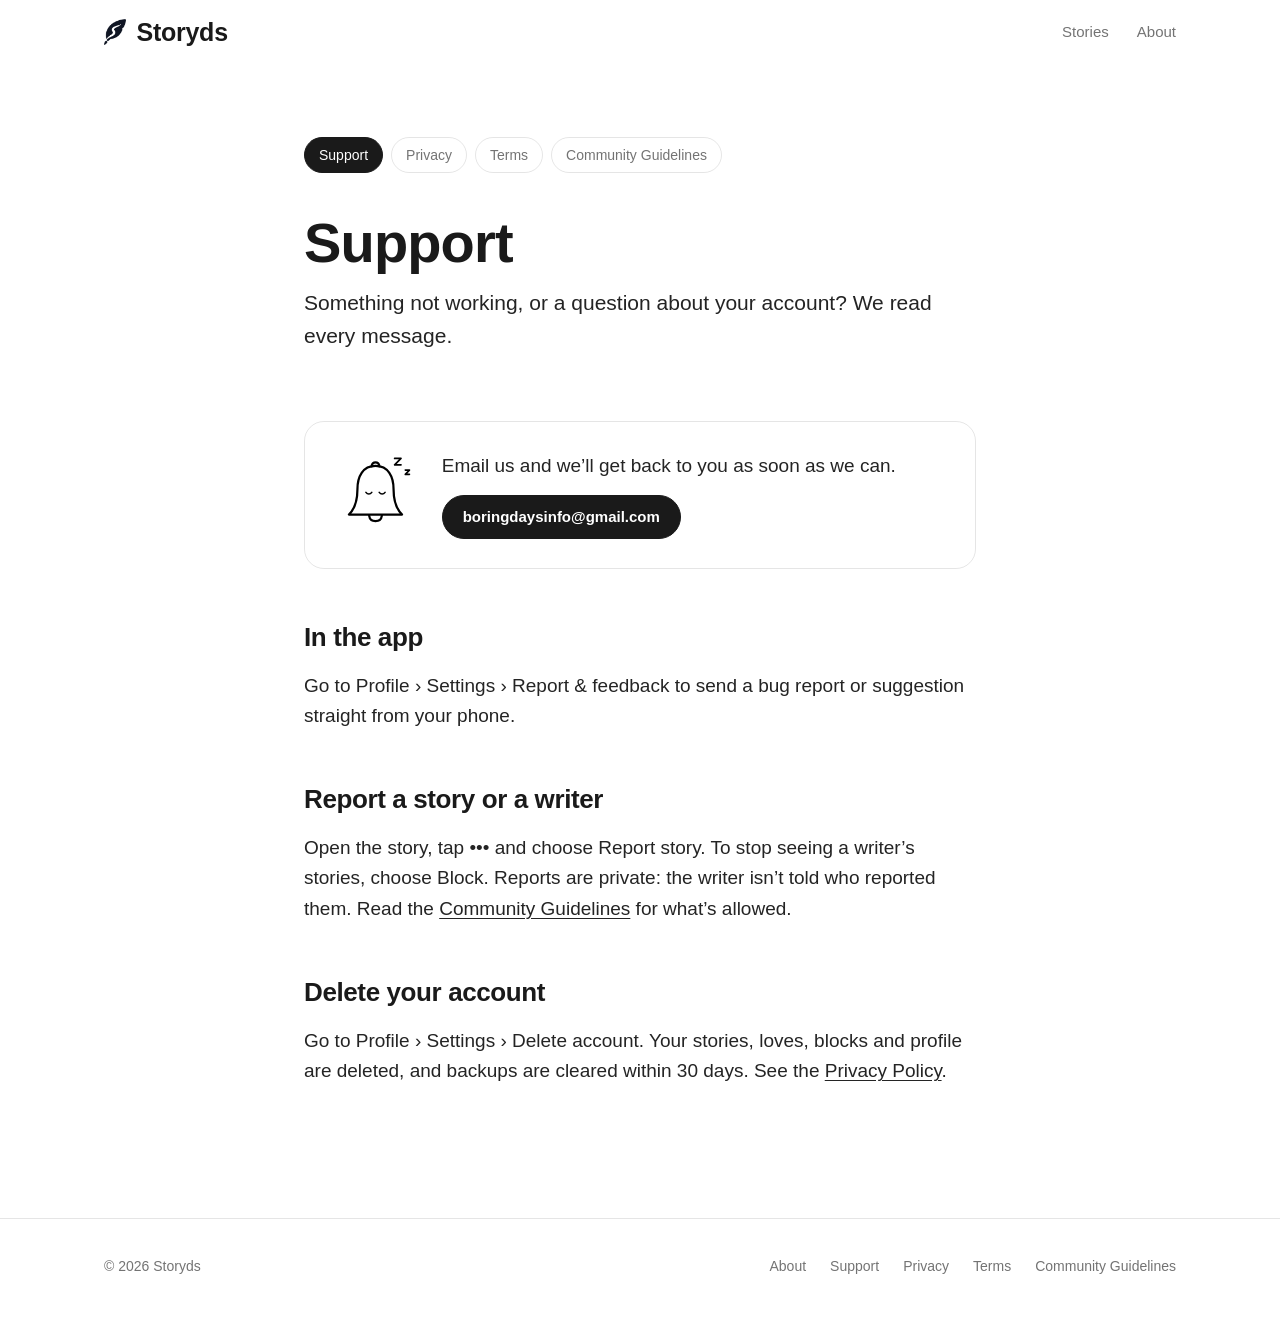
<file: support.html>
<!doctype html>
<html lang="en">
<head>
  <meta charset="utf-8">
  <meta name="viewport" content="width=device-width, initial-scale=1">
  <!--SEO-->
  <title>Support · Storyds</title>
  <meta name="description" content="Get help with the Storyds app: contact support, report a story or writer, or delete your account.">
  <link rel="canonical" href="https://storyds.com/support.html">
  <meta property="og:site_name" content="Storyds">
  <meta property="og:type" content="website">
  <meta property="og:title" content="Support · Storyds">
  <meta property="og:description" content="Get help with the Storyds app: contact support, report a story or writer, or delete your account.">
  <meta property="og:url" content="https://storyds.com/support.html">
  <meta property="og:image" content="https://storyds.com/assets/wordmark-square.png">
  <meta name="twitter:card" content="summary">
  <!--/SEO-->
  <link rel="icon" type="image/png" href="assets/favicon.png">
  <link rel="apple-touch-icon" href="assets/apple-touch-icon.png">
  <link rel="stylesheet" href="styles.css?v=44">
</head>
<body>
  <!--HEADER-->
  <header class="site-header">
    <div class="wrap">
      <a class="brand" href="./" aria-label="Storyds home">
        <img src="assets/mark.png" alt="" width="22" height="26">
        <span>Storyds</span>
      </a>
      <nav class="nav" aria-label="Main">
        <a href="./">Stories</a>
        <a href="about.html">About</a>
      </nav>
    </div>
  </header>
  <!--/HEADER-->

  <main class="doc">
    <div class="wrap">
      <nav class="doc-nav" aria-label="Help and legal">
          <a href="support.html" aria-current="page">Support</a>
          <a href="privacy.html">Privacy</a>
          <a href="terms.html">Terms</a>
          <a href="guidelines.html">Community Guidelines</a>
      </nav>
      <h1>Support</h1>
        <p class="intro">Something not working, or a question about your account? We read every message.</p>
        <div class="contact-card">
          <img class="doodle" src="assets/illustrations/QuietBell.svg" alt="" width="106" height="90">
          <div>
            <p>Email us and we’ll get back to you as soon as we can.</p>
            <a class="btn" href="mailto:boringdaysinfo@gmail.com">boringdaysinfo@gmail.com</a>
          </div>
        </div>
        <h2>In the app</h2>
        <p>Go to Profile › Settings › Report &amp; feedback to send a bug report or suggestion straight from your phone.</p>
        <h2>Report a story or a writer</h2>
        <p>Open the story, tap ••• and choose Report story. To stop seeing a writer’s stories, choose Block. Reports are private: the writer isn’t told who reported them. Read the <a href="guidelines.html">Community Guidelines</a> for what’s allowed.</p>
        <h2>Delete your account</h2>
        <p>Go to Profile › Settings › Delete account. Your stories, loves, blocks and profile are deleted, and backups are cleared within 30 days. See the <a href="privacy.html">Privacy Policy</a>.</p>
    </div>
  </main>

  <!--FOOTER-->
  <footer class="site-footer">
    <div class="wrap">
      <span>© 2026 Storyds</span>
      <nav aria-label="Footer">
        <a href="about.html">About</a>
        <a href="support.html">Support</a>
        <a href="privacy.html">Privacy</a>
        <a href="terms.html">Terms</a>
        <a href="guidelines.html">Community Guidelines</a>
      </nav>
    </div>
  </footer>
  <!--/FOOTER-->
  <script src="main.js?v=44"></script>
</body>
</html>
</file>
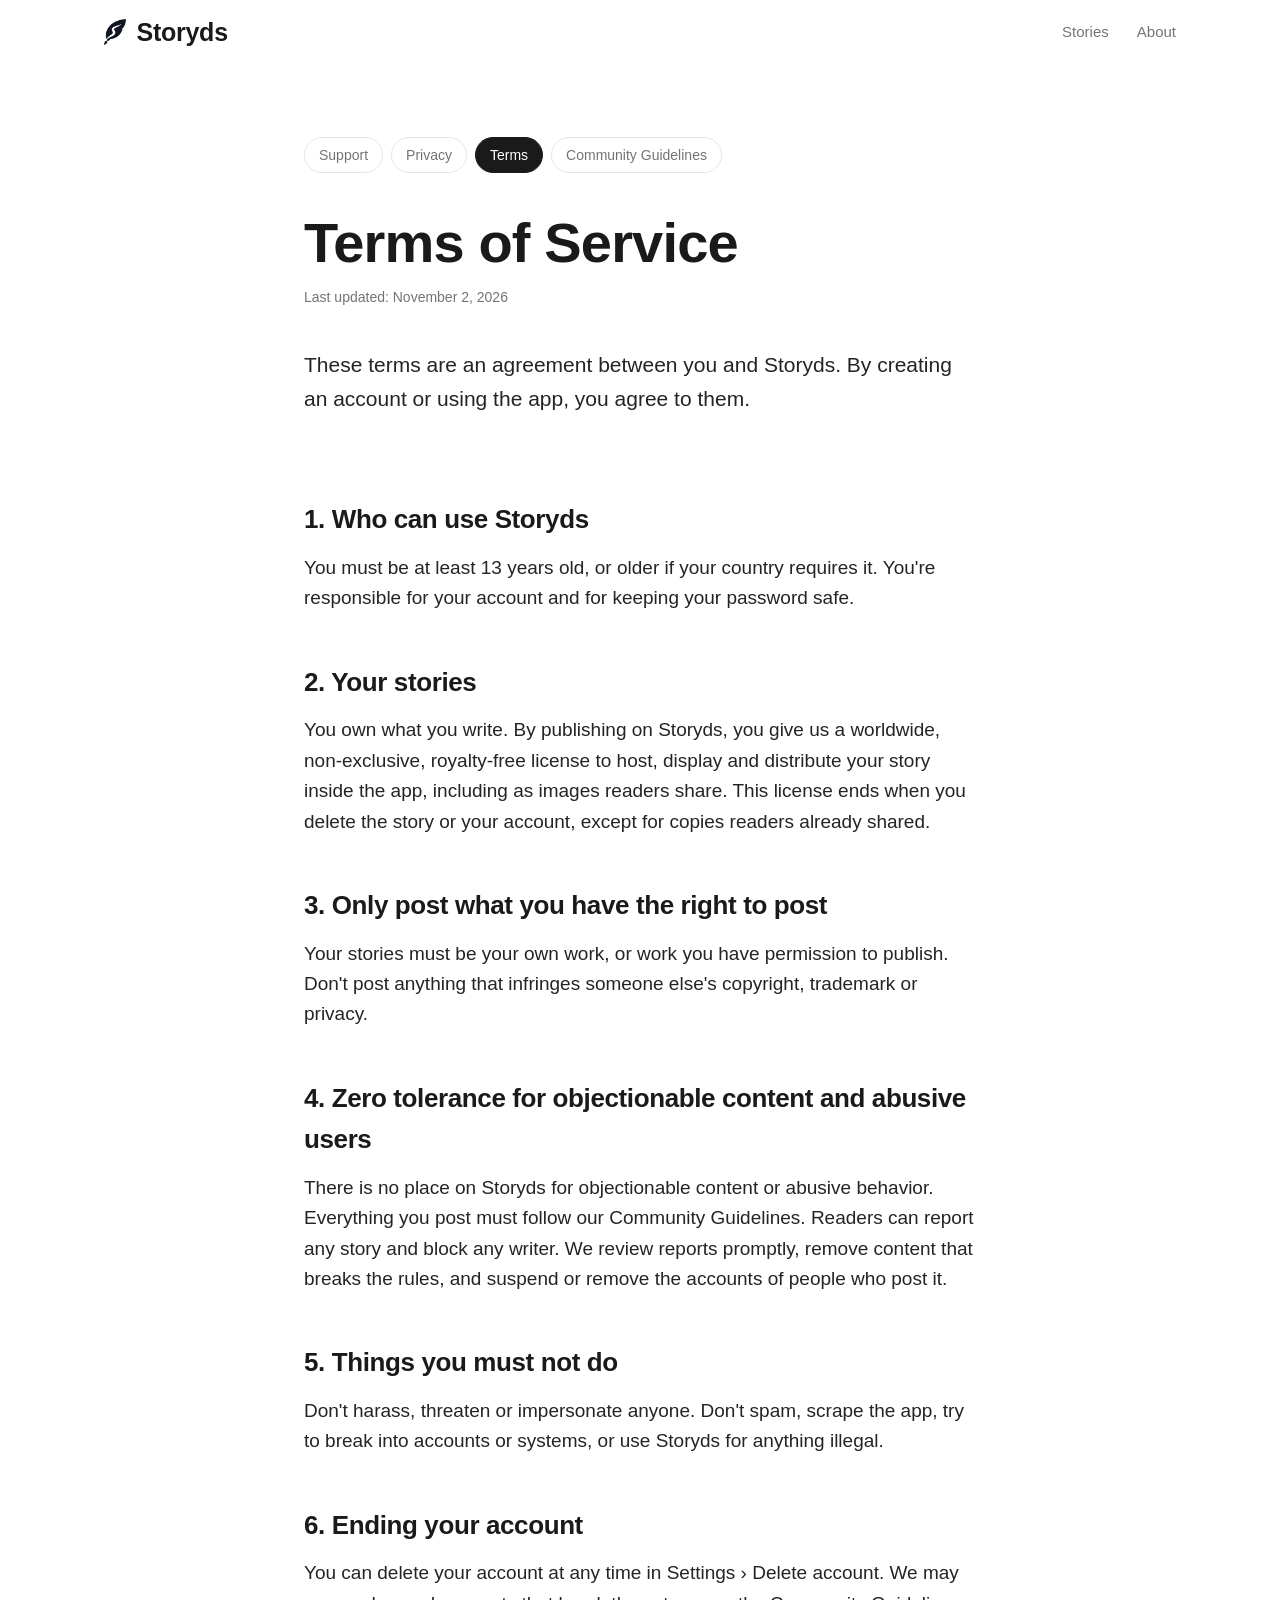
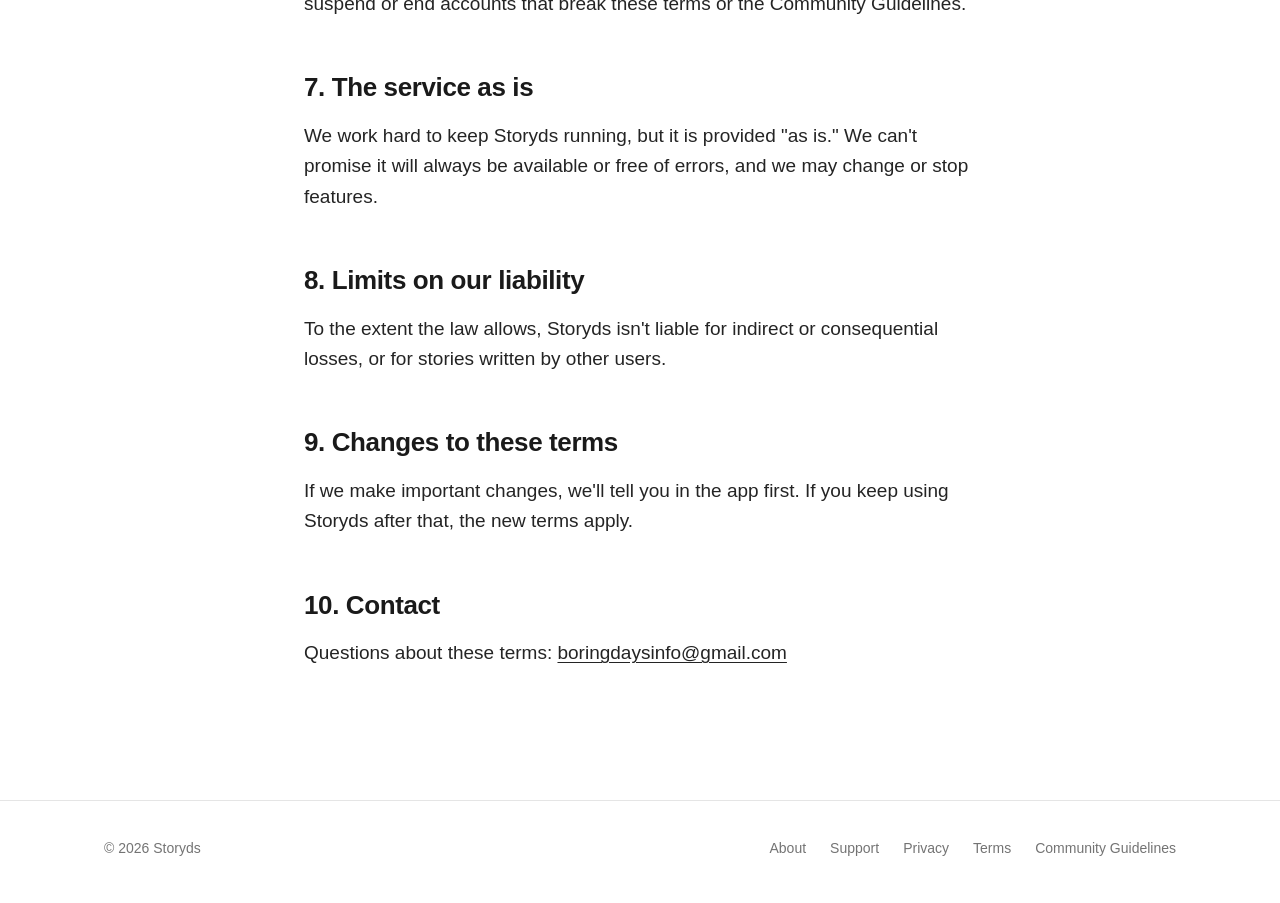
<file: terms.html>
<!doctype html>
<html lang="en">
<head>
  <meta charset="utf-8">
  <meta name="viewport" content="width=device-width, initial-scale=1">
  <!--SEO-->
  <title>Terms of Service · Storyds</title>
  <meta name="description" content="The rules for using Storyds and publishing your short stories on it.">
  <link rel="canonical" href="https://storyds.com/terms.html">
  <meta property="og:site_name" content="Storyds">
  <meta property="og:type" content="website">
  <meta property="og:title" content="Terms of Service · Storyds">
  <meta property="og:description" content="The rules for using Storyds and publishing your short stories on it.">
  <meta property="og:url" content="https://storyds.com/terms.html">
  <meta property="og:image" content="https://storyds.com/assets/wordmark-square.png">
  <meta name="twitter:card" content="summary">
  <!--/SEO-->
  <link rel="icon" type="image/png" href="assets/favicon.png">
  <link rel="apple-touch-icon" href="assets/apple-touch-icon.png">
  <link rel="stylesheet" href="styles.css?v=44">
</head>
<body>
  <!--HEADER-->
  <header class="site-header">
    <div class="wrap">
      <a class="brand" href="./" aria-label="Storyds home">
        <img src="assets/mark.png" alt="" width="22" height="26">
        <span>Storyds</span>
      </a>
      <nav class="nav" aria-label="Main">
        <a href="./">Stories</a>
        <a href="about.html">About</a>
      </nav>
    </div>
  </header>
  <!--/HEADER-->

  <main class="doc">
    <div class="wrap">
      <nav class="doc-nav" aria-label="Help and legal">
          <a href="support.html">Support</a>
          <a href="privacy.html">Privacy</a>
          <a href="terms.html" aria-current="page">Terms</a>
          <a href="guidelines.html">Community Guidelines</a>
      </nav>
      <h1>Terms of Service</h1>
        <p class="updated">Last updated: November 2, 2026</p>
        <p class="intro">These terms are an agreement between you and Storyds. By creating an account or using the app, you agree to them.</p>
        <h2>1. Who can use Storyds</h2>
        <p>You must be at least 13 years old, or older if your country requires it. You're responsible for your account and for keeping your password safe.</p>
        <h2>2. Your stories</h2>
        <p>You own what you write. By publishing on Storyds, you give us a worldwide, non-exclusive, royalty-free license to host, display and distribute your story inside the app, including as images readers share. This license ends when you delete the story or your account, except for copies readers already shared.</p>
        <h2>3. Only post what you have the right to post</h2>
        <p>Your stories must be your own work, or work you have permission to publish. Don't post anything that infringes someone else's copyright, trademark or privacy.</p>
        <h2>4. Zero tolerance for objectionable content and abusive users</h2>
        <p>There is no place on Storyds for objectionable content or abusive behavior. Everything you post must follow our Community Guidelines. Readers can report any story and block any writer. We review reports promptly, remove content that breaks the rules, and suspend or remove the accounts of people who post it.</p>
        <h2>5. Things you must not do</h2>
        <p>Don't harass, threaten or impersonate anyone. Don't spam, scrape the app, try to break into accounts or systems, or use Storyds for anything illegal.</p>
        <h2>6. Ending your account</h2>
        <p>You can delete your account at any time in Settings › Delete account. We may suspend or end accounts that break these terms or the Community Guidelines.</p>
        <h2>7. The service as is</h2>
        <p>We work hard to keep Storyds running, but it is provided "as is." We can't promise it will always be available or free of errors, and we may change or stop features.</p>
        <h2>8. Limits on our liability</h2>
        <p>To the extent the law allows, Storyds isn't liable for indirect or consequential losses, or for stories written by other users.</p>
        <h2>9. Changes to these terms</h2>
        <p>If we make important changes, we'll tell you in the app first. If you keep using Storyds after that, the new terms apply.</p>
        <h2>10. Contact</h2>
        <p>Questions about these terms: <a href="mailto:boringdaysinfo@gmail.com">boringdaysinfo@gmail.com</a></p>
    </div>
  </main>

  <!--FOOTER-->
  <footer class="site-footer">
    <div class="wrap">
      <span>© 2026 Storyds</span>
      <nav aria-label="Footer">
        <a href="about.html">About</a>
        <a href="support.html">Support</a>
        <a href="privacy.html">Privacy</a>
        <a href="terms.html">Terms</a>
        <a href="guidelines.html">Community Guidelines</a>
      </nav>
    </div>
  </footer>
  <!--/FOOTER-->
  <script src="main.js?v=44"></script>
</body>
</html>
</file>
<file: styles.css>
/* Storyds website
   Same type system as the app's ReadingStyle: Charter serif body (~1.6 line height),
   a serif display face for titles, sans for UI. Monochrome ink on paper, light and dark. */

:root {
  --paper: #ffffff;
  --paper-2: #f6f4ef;
  --ink: #1a1a1a;
  --body: #242424;
  --muted: rgba(0, 0, 0, 0.55);
  --rule: rgba(0, 0, 0, 0.1);
  --chip: rgba(0, 0, 0, 0.05);
  --skeleton: rgba(0, 0, 0, 0.06);
  --doodle-filter: none;

  /* One typeface everywhere: the system sans */
  --sans: -apple-system, BlinkMacSystemFont, "Inter", "Segoe UI", Roboto, sans-serif;
  --serif: var(--sans);
  --display: var(--sans);
  --mission-bg: #f3f3f2;
  --serif-display: "Source Serif 4", Georgia, "Times New Roman", serif;

  --wrap: 1120px;
  --gutter: 24px;
  --header-h: 64px;
}

@media (prefers-color-scheme: dark) {
  :root:not([data-theme="light"]) {
    --paper: #171719;
    --paper-2: #1f1f22;
    --mission-bg: #242427;
    --ink: rgba(255, 255, 255, 0.92);
    --body: rgba(255, 255, 255, 0.84);
    --muted: rgba(255, 255, 255, 0.55);
    --rule: rgba(255, 255, 255, 0.12);
    --chip: rgba(255, 255, 255, 0.08);
    --skeleton: rgba(255, 255, 255, 0.07);
    --doodle-filter: invert(1) brightness(0.92);
  }
}

:root[data-theme="dark"] {
  --paper: #171719;
  --paper-2: #1f1f22;
  --mission-bg: #242427;
  --ink: rgba(255, 255, 255, 0.92);
  --body: rgba(255, 255, 255, 0.84);
  --muted: rgba(255, 255, 255, 0.55);
  --rule: rgba(255, 255, 255, 0.12);
  --chip: rgba(255, 255, 255, 0.08);
  --skeleton: rgba(255, 255, 255, 0.07);
  --doodle-filter: invert(1) brightness(0.92);
}

*, *::before, *::after { box-sizing: border-box; }
[hidden] { display: none !important; }

html { -webkit-text-size-adjust: 100%; scroll-behavior: smooth; scroll-padding-top: var(--header-h); }

body {
  margin: 0;
  background: var(--paper);
  color: var(--body);
  font-family: var(--serif);
  font-size: 19px;
  line-height: 1.6;
  -webkit-font-smoothing: antialiased;
  overflow-x: hidden;
}

img { max-width: 100%; display: block; }
a { color: inherit; }
button { font: inherit; color: inherit; }

.wrap {
  width: 100%;
  max-width: var(--wrap);
  margin: 0 auto;
  padding: 0 var(--gutter);
}

.doodle { filter: var(--doodle-filter); }

/* ---------- Header ---------- */

.site-header {
  position: sticky;
  top: 0;
  z-index: 10;
  background: var(--paper);
  border-bottom: 1px solid transparent;
  transition: border-color 0.2s;
}
.site-header.scrolled { border-bottom-color: var(--rule); }

.site-header .wrap {
  display: flex;
  align-items: center;
  justify-content: space-between;
  height: var(--header-h);
}

.brand {
  display: inline-flex;
  align-items: center;
  gap: 10px;
  text-decoration: none;
  color: var(--ink);
}
.brand img { height: 26px; width: auto; filter: var(--doodle-filter); }
.brand span {
  font-family: var(--display);
  font-weight: 700;
  font-size: 25px;
  letter-spacing: -0.01em;
  line-height: 1;
}

.nav {
  display: flex;
  align-items: center;
  gap: 28px;
  font-family: var(--sans);
  font-size: 15px;
}
.nav a { text-decoration: none; color: var(--muted); transition: color 0.15s; }
.nav a:hover, .nav a[aria-current] { color: var(--ink); }
.nav a[aria-current] { font-weight: 600; }

@media (max-width: 720px) {
  .nav { gap: 18px; }
}
@media (max-width: 480px) {
  .nav { gap: 20px; }
}

/* ---------- Buttons ---------- */

.btn {
  display: inline-flex;
  align-items: center;
  justify-content: center;
  gap: 8px;
  height: 44px;
  padding: 0 20px;
  border-radius: 999px;
  background: var(--ink);
  color: var(--paper);
  font-family: var(--sans);
  font-size: 15px;
  font-weight: 600;
  text-decoration: none;
  border: 1px solid var(--ink);
  cursor: pointer;
  transition: transform 0.15s, opacity 0.15s;
}
.btn:hover { opacity: 0.88; }
.btn:active { transform: scale(0.98); }
.btn.ghost { background: transparent; color: var(--ink); border-color: var(--rule); }
.btn.lg { height: 54px; padding: 0 26px; font-size: 16px; }

.app-store {
  display: inline-flex;
  align-items: center;
  gap: 10px;
  height: 54px;
  padding: 0 22px 0 18px;
  border-radius: 14px;
  background: var(--ink);
  color: var(--paper);
  text-decoration: none;
  font-family: var(--sans);
  line-height: 1.1;
}
.app-store svg { width: 24px; height: 24px; fill: currentColor; margin-top: -3px; }
.app-store small { display: block; font-size: 11px; opacity: 0.8; }
.app-store strong { display: block; font-size: 18px; font-weight: 600; letter-spacing: -0.01em; }

/* ---------- Type ---------- */

.eyebrow {
  font-family: var(--sans);
  font-size: 13px;
  font-weight: 600;
  letter-spacing: 0.08em;
  text-transform: uppercase;
  color: var(--muted);
  margin: 0 0 18px;
}

h1, h2, h3 {
  font-family: var(--display);
  color: var(--ink);
  font-weight: 700;
  letter-spacing: -0.015em;
  margin: 0;
  font-variant-numeric: lining-nums;
}

/* ---------- About: photo hero and mission ---------- */

/* The header sits over the photo, see-through with white text, until the page scrolls */
.about .site-header { transition: background-color 0.25s, border-color 0.25s; }
.about .site-header:not(.scrolled) { background: transparent; }
.about .site-header:not(.scrolled) .brand,
.about .site-header:not(.scrolled) .nav a { color: rgba(255, 255, 255, 0.78); }
.about .site-header:not(.scrolled) .brand,
.about .site-header:not(.scrolled) .nav a:hover,
.about .site-header:not(.scrolled) .nav a[aria-current] { color: #fff; }
.about .site-header:not(.scrolled) .brand img { filter: brightness(0) invert(1); }
.about .photo-hero { margin-top: calc(var(--header-h) * -1); padding-top: calc(72px + var(--header-h)); }

.photo-hero {
  position: relative;
  display: flex;
  align-items: center;
  min-height: clamp(460px, 54vw, 640px);
  padding: 72px 0;
  color: #fff;
  text-align: center;
  overflow: hidden;
}
.photo-hero picture img { position: absolute; inset: 0; width: 100%; height: 100%; object-fit: cover; object-position: 62% 40%; }
.photo-hero::after { content: ""; position: absolute; inset: 0; background: rgba(12, 10, 8, 0.48); }
.photo-hero .wrap { position: relative; z-index: 1; }
.photo-hero .app-icon { display: grid; place-items: center; width: 60px; height: 60px; border-radius: 14px; margin: 0 auto 30px; background: #fff; box-shadow: 0 8px 24px rgba(0, 0, 0, 0.25); }
.photo-hero .app-icon img { width: 28px; height: auto; }
.photo-hero h1 { color: #fff; font-family: var(--serif-display); font-weight: 600; font-size: clamp(34px, 4.4vw, 52px); line-height: 1.12; letter-spacing: -0.01em; }
.photo-hero p { max-width: 34em; margin: 22px auto 0; font-family: var(--sans); font-size: 17px; line-height: 1.65; color: rgba(255, 255, 255, 0.9); }

.photo-hero .app-store { margin-top: 32px; background: #fff; color: #1a1a1a; border-radius: 10px; }

.mission { display: grid; grid-template-columns: 1fr 1fr; align-items: center; padding: 0; }
.mission-text { padding: 64px 64px 64px max(var(--gutter), calc((100vw - var(--wrap)) / 2 + var(--gutter))); }
.mission-text h2 { font-family: var(--serif-display); font-weight: 600; font-size: clamp(36px, 4vw, 50px); line-height: 1.1; letter-spacing: -0.01em; margin-bottom: 28px; }
.mission-text p { margin: 0; max-width: 30em; font-family: var(--sans); font-size: 18px; line-height: 1.65; color: var(--ink); }
.mission-art { align-self: stretch; min-height: 480px; display: flex; justify-content: center; align-items: flex-end; padding-top: 64px; background: var(--mission-bg); overflow: hidden; }

/* The app's Read feed, drawn in HTML. Light in both themes, like the real screen. */
.feed-phone { width: 290px; height: 410px; padding: 14px 16px 0; border: 5px solid #000; border-bottom: 0; border-radius: 36px 36px 0 0; background: #fff; color: #1a1a1a; overflow: hidden; font-family: var(--sans); }
.feed-top { display: flex; justify-content: space-between; align-items: center; margin: 4px 0 10px; }
.feed-brand { display: flex; align-items: center; gap: 5px; font-family: var(--serif-display); font-weight: 600; font-size: 15px; }
.feed-top svg { width: 17px; height: 17px; fill: none; stroke: #1a1a1a; stroke-width: 2.2; stroke-linecap: round; }
.feed-tabs { display: flex; gap: 14px; font-size: 10.5px; color: #8a8a8a; white-space: nowrap; margin-bottom: 12px; }
.feed-tabs b { color: #1a1a1a; font-weight: 600; padding-bottom: 4px; border-bottom: 1.5px solid #1a1a1a; }
.feed-head { display: flex; justify-content: space-between; gap: 10px; margin-bottom: 12px; }
.feed-head img { width: 66px; height: 66px; object-fit: cover; flex: none; }
.feed-author { display: flex; align-items: center; gap: 6px; font-size: 10.5px; margin: 0 0 8px; }
.feed-author i { display: grid; place-items: center; width: 16px; height: 16px; border-radius: 50%; background: #e8d9c4; color: #8a6d4b; font-style: normal; font-size: 8px; font-weight: 600; }
.feed-title { font-size: 15px; font-weight: 600; margin: 0 0 6px; }
.feed-meta { font-size: 9px; color: #8a8a8a; margin: 0; }
.feed-screen > p { font-family: Charter, "Iowan Old Style", Georgia, serif; font-size: 12px; line-height: 1.65; margin: 0 0 10px; }

/* About headings share the hero's serif */
.about .section-head h2, .cta h2, .about .promise h3, .about .faq summary { font-family: var(--serif-display); font-weight: 600; letter-spacing: -0.01em; }
.section-head.center { text-align: center; margin-left: auto; margin-right: auto; }

@media (max-width: 860px) {
  .mission { grid-template-columns: 1fr; padding: 0; }
  .mission-text { padding: 56px var(--gutter); }
  .mission-art { min-height: 0; padding-top: 48px; }
}

/* ---------- Sections ---------- */

section { padding-top: 96px; padding-bottom: 96px; }
section.tint { background: var(--paper-2); }

.section-head { margin-bottom: 56px; }
.section-head h2 { font-size: clamp(34px, 4vw, 50px); line-height: 1.08; }
.section-head p:not(.eyebrow) { color: var(--muted); font-size: 20px; margin: 18px 0 0; }

@media (max-width: 720px) {
  section { padding-top: 80px; padding-bottom: 80px; }
  .section-head { margin-bottom: 44px; }
  .section-head p:not(.eyebrow) { font-size: 18px; }
}

/* Steps */

.steps { display: grid; grid-template-columns: repeat(3, 1fr); gap: 28px; }
.step { padding-top: 0; }
.step img { height: 130px; width: auto; margin: 6px 0 20px; }
.step .num { font-family: var(--sans); font-size: 13px; font-weight: 600; color: var(--muted); letter-spacing: 0.06em; }
.step h3 { font-size: 26px; margin: 6px 0 10px; }
.step p { margin: 0; color: var(--muted); font-size: 17px; }

@media (max-width: 720px) {
  .steps { grid-template-columns: 1fr; gap: 44px; }
}

/* Write */


/* Safety */

.promises { display: grid; grid-template-columns: repeat(4, 1fr); gap: 16px; }
@media (max-width: 1000px) { .promises { grid-template-columns: repeat(2, 1fr); } }
.promise {
  background: var(--paper);
  border: 1px solid var(--rule);
  padding: 26px 24px;
}
.promise img { height: 70px; width: auto; margin-bottom: 16px; }
.promise h3 { font-size: 22px; margin-bottom: 8px; }
.promise p { margin: 0; font-size: 16px; color: var(--muted); line-height: 1.55; }
@media (max-width: 560px) { .promises { grid-template-columns: 1fr; } }

/* FAQ */

.faq { max-width: none; }
.faq details { border-top: 1px solid var(--rule); }
.faq details:last-child { border-bottom: 1px solid var(--rule); }
.faq summary {
  list-style: none;
  cursor: pointer;
  display: flex;
  justify-content: space-between;
  align-items: center;
  gap: 20px;
  padding: 22px 0;
  font-family: var(--display);
  font-size: 21px;
  color: var(--ink);
  font-weight: 700;
}
.faq summary::-webkit-details-marker { display: none; }
.faq summary::after {
  content: "+";
  font-family: var(--sans);
  font-weight: 300;
  font-size: 28px;
  line-height: 1;
  color: var(--muted);
  transition: transform 0.2s;
}
.faq details[open] summary::after { transform: rotate(45deg); }
.faq details p { margin: -6px 0 22px; color: var(--muted); font-size: 17px; max-width: 60ch; }

/* Final CTA */

.cta { text-align: center; padding-top: 104px; padding-bottom: 104px; background: #1a1a1a; color: #fff; } /* dark in both themes, like the app banner */
.cta .wrap > * { margin-left: auto; margin-right: auto; }
.cta img { height: 64px; width: auto; margin: 0 auto 28px; filter: brightness(0) invert(1); }
.cta h2 { color: #fff; font-size: clamp(36px, 4.6vw, 58px); line-height: 1.05; letter-spacing: -0.03em; margin: 0 auto; }
.cta p { color: rgba(255, 255, 255, 0.7); font-size: 20px; margin: 20px auto 36px; }
.cta .app-store { background: #fff; color: #1a1a1a; border-radius: 10px; }
.cta + .site-footer, main:has(> .cta:last-child) + .site-footer { border-top-color: transparent; }

/* ---------- Footer ---------- */

.site-footer {
  border-top: 1px solid var(--rule);
  padding-top: 36px;
  padding-bottom: 44px;
  font-family: var(--sans);
  font-size: 14px;
  color: var(--muted);
}
.site-footer .wrap {
  display: flex;
  flex-wrap: wrap;
  justify-content: space-between;
  align-items: center;
  gap: 20px;
}
.site-footer nav { display: flex; flex-wrap: wrap; gap: 8px 24px; }
.site-footer a { text-decoration: none; }
.site-footer a:hover { color: var(--ink); }

/* ---------- Stories home ---------- */

.intro { padding-bottom: 36px; }
/* sized to the feed column so the headline stays on one line beside the banner */
.intro h1 { font-size: clamp(30px, 6.4cqi, 58px); line-height: 1.05; letter-spacing: -0.03em; }
.intro h1 em { font-style: normal; }
.intro p { font-family: var(--sans); font-size: 16px; color: var(--muted); margin: 16px 0 0; }
.intro p a { color: var(--ink); text-decoration: none; font-weight: 600; white-space: nowrap; }
.intro p a:hover { text-decoration: underline; text-underline-offset: 3px; }
@media (max-width: 720px) {
  .intro { padding-bottom: 24px; }
  .feed { padding-top: 36px; }
}


.tabs-bar {
  position: sticky;
  top: var(--header-h);
  z-index: 5;
  background: var(--paper);
  border-bottom: 1px solid var(--rule);
}

.chips {
  display: flex;
  gap: 26px;
  overflow-x: auto;
  scrollbar-width: none;
  font-family: var(--sans);
  font-size: 15px;
  padding-top: 4px;
}
.chips::-webkit-scrollbar { display: none; }
@media (max-width: 720px) {
  .chips { gap: 22px; margin: 0 calc(var(--gutter) * -1); padding: 4px var(--gutter) 0;
    -webkit-mask-image: linear-gradient(to right, #000 calc(100% - 36px), transparent);
    mask-image: linear-gradient(to right, #000 calc(100% - 36px), transparent); }
}

.chip {
  flex: none;
  background: none;
  border: 0;
  padding: 10px 0 13px;
  color: var(--muted);
  cursor: pointer;
  position: relative;
  white-space: nowrap;
}
.chip:hover { color: var(--ink); }
.chip[aria-pressed="true"] { color: var(--ink); font-weight: 600; }
.chip[aria-pressed="true"]::after {
  content: "";
  position: absolute;
  left: 0; right: 0; bottom: -1px;
  height: 2px;
  border-radius: 2px;
  background: var(--ink);
}

.feed { padding-top: 64px; padding-bottom: 72px; }
.feed-main .tabs-bar { margin-bottom: 44px; }

/* Cards */

.story-card { display: block; text-decoration: none; color: inherit; min-width: 0; }
.story-card .cover-wrap { overflow: hidden; border-radius: 14px; background: var(--skeleton); }
.story-card .cover { width: 100%; height: 100%; object-fit: cover; transition: transform 0.6s cubic-bezier(0.2, 0.7, 0.2, 1); }
.story-card:hover .cover { transform: scale(1.035); }
.story-card:hover h2, .story-card:hover h3 { text-decoration: underline; text-decoration-thickness: 1px; text-underline-offset: 5px; }
.story-card h2, .story-card h3 { overflow-wrap: anywhere; }
.story-card .excerpt {
  margin: 0 0 16px;
  color: var(--muted);
  display: -webkit-box;
  -webkit-box-orient: vertical;
  overflow: hidden;
}

.card-meta { font-family: var(--sans); font-size: 13px; color: var(--muted); margin-bottom: 10px; }

/* Featured: the newest story */
.story-card.lead { padding-bottom: 48px; border-bottom: 1px solid var(--rule); }
.story-card.lead.has-cover { display: grid; grid-template-columns: 1.15fr 1fr; gap: 48px; align-items: center; }
.story-card.lead .cover-wrap { aspect-ratio: 4 / 3; border-radius: 18px; }
.story-card.lead h2 { font-size: clamp(32px, 3.8vw, 50px); line-height: 1.08; margin-bottom: 16px; }
.story-card.lead .excerpt { font-size: 19px; line-height: 1.6; color: var(--body); -webkit-line-clamp: 6; }
.story-card.lead:not(.has-cover) .card-text { max-width: 760px; }
@media (max-width: 860px) {
  .story-card.lead.has-cover { grid-template-columns: 1fr; gap: 24px; }
  .story-card.lead .cover-wrap { aspect-ratio: 16 / 10; }
  .story-card.lead .excerpt { font-size: 17px; -webkit-line-clamp: 5; }
}

/* Grid */
.feed-grid { display: grid; grid-template-columns: repeat(auto-fill, minmax(290px, 1fr)); gap: 56px 40px; padding-top: 48px; }
.feed-grid:empty { display: none; }
.story-card.tile .cover-wrap { aspect-ratio: 3 / 2; margin-bottom: 18px; }
.story-card.tile h3 { font-size: 23px; line-height: 1.2; margin-bottom: 10px; }
.story-card.tile .excerpt { font-size: 16px; line-height: 1.55; -webkit-line-clamp: 3; }
.story-card.tile:not(.has-cover) .excerpt { -webkit-line-clamp: 7; }
.story-card.tile:not(.has-cover) { border-top: 2px solid var(--ink); padding-top: 18px; }

/* Home: story list with a sticky "get the app" banner on the right */
.feed-layout { display: grid; grid-template-columns: minmax(0, 1fr) 300px; gap: 64px; align-items: start; }
.feed-main { min-width: 0; container-type: inline-size; }
.app-banner {
  position: sticky;
  top: calc(var(--header-h) + 24px);
  padding: 28px 26px;
  background: #1a1a1a; /* dark in both themes */
  border: 1px solid rgba(255, 255, 255, 0.1);
  color: #fff;
  font-family: var(--sans);
}
.app-banner img { height: 40px; width: auto; filter: brightness(0) invert(1); margin-bottom: 18px; }
.app-banner h2 { color: #fff; font-size: 22px; line-height: 1.2; letter-spacing: -0.02em; margin: 0 0 10px; }
.app-banner p { font-size: 15px; line-height: 1.5; color: rgba(255, 255, 255, 0.7); margin: 0 0 22px; }
.app-banner .app-store { border-radius: 10px; height: 50px; background: #fff; color: #1a1a1a; }
@media (max-width: 960px) {
  /* one column: headline, tabs, banner, then the list */
  .feed-layout { grid-template-columns: minmax(0, 1fr); gap: 0; }
  .feed-main { display: contents; }
  .intro { order: -3; }
  .feed-main .tabs-bar { order: -2; margin-bottom: 24px; }
  .app-banner { margin-bottom: 32px; }
  .app-banner { position: static; order: -1; display: grid; grid-template-columns: auto 1fr; column-gap: 16px; padding: 20px; }
  .app-banner img { grid-row: span 2; height: 34px; margin: 2px 0 0; }
  .app-banner h2 { font-size: 18px; margin-bottom: 4px; }
  .app-banner p { margin-bottom: 16px; }
  .app-banner .app-store { grid-column: 2; justify-self: start; }
}

/* Home list: one story after another, text on the left, thumbnail on the right */
.feed-lead:empty { display: none; }
.feed .feed-grid { display: block; max-width: 820px; padding-top: 0; }
.story-card.row { display: grid; grid-template-columns: 1fr; gap: 36px; align-items: center; padding: 32px 0; border-bottom: 1px solid var(--rule); }
.story-card.row:first-child { padding-top: 8px; }
.story-card.row.has-cover { grid-template-columns: 1fr 112px; gap: 28px; }
.story-card.row .cover-wrap { aspect-ratio: 1 / 1; border-radius: 0; }
.story-card.row h3 { font-size: 26px; line-height: 1.2; margin-bottom: 8px; }
.story-card.row .excerpt { font-size: 16px; line-height: 1.55; -webkit-line-clamp: 2; margin-bottom: 14px; }
.story-card.row:not(.has-cover) .excerpt { -webkit-line-clamp: 3; }
@media (max-width: 600px) {
  .story-card.row { padding: 24px 0; }
  .story-card.row.has-cover { grid-template-columns: 1fr 72px; gap: 16px; align-items: start; }
  .story-card.row h3 { font-size: 20px; }
  .story-card.row .excerpt { font-size: 15px; -webkit-line-clamp: 2; }
}

.byline {
  display: flex;
  align-items: center;
  gap: 8px;
  font-family: var(--sans);
  font-size: 13px;
  color: var(--muted);
  min-width: 0;
}
.byline b { color: var(--ink); font-weight: 600; overflow: hidden; text-overflow: ellipsis; white-space: nowrap; }

.avatar {
  flex: none;
  width: 24px;
  height: 24px;
  border-radius: 50%;
  object-fit: cover;
  background: var(--ink);
  color: var(--paper);
  font-size: 11px;
  font-weight: 600;
  display: inline-grid;
  place-items: center;
  text-transform: uppercase;
}
.avatar.lg { width: 40px; height: 40px; font-size: 16px; }

/* Loading */
.skeleton { pointer-events: none; }
.skeleton .cover-wrap { aspect-ratio: 3 / 2; }
.skeleton.lead .cover-wrap { aspect-ratio: 4 / 3; }
.skeleton .bar { height: 12px; border-radius: 6px; background: var(--skeleton); margin-bottom: 12px; }
.skeleton .bar.t { height: 26px; width: 80%; margin-bottom: 18px; }
.skeleton .bar.s { width: 35%; }
.skeleton .bar, .skeleton .cover-wrap { animation: shimmer 1.4s ease-in-out infinite; }
@keyframes shimmer { 50% { opacity: 0.45; } }

/* Empty, error and end-of-list states */
.state { text-align: center; padding: 56px 12px 16px; font-family: var(--sans); }
.state img { width: auto; height: 120px; margin: 0 auto 18px; }
.state h3 { font-size: 22px; margin-bottom: 6px; }
.state p { margin: 0 auto 18px; color: var(--muted); font-size: 15px; max-width: 32ch; line-height: 1.5; }

/* ---------- Story page ---------- */

.wrap.narrow { max-width: 720px; }

.progress {
  position: fixed;
  top: 0; left: 0; right: 0;
  height: 3px;
  background: var(--ink);
  transform: scaleX(0);
  transform-origin: left;
  z-index: 11;
  opacity: 0;
  transition: opacity 0.2s;
}
.progress.on { opacity: 1; }

.story-article { padding-top: 40px; padding-bottom: 80px; min-height: 60vh; }
.story-article .skeleton { padding-top: 40px; }
.crumb {
  display: inline-block;
  font-family: var(--sans);
  font-size: 14px;
  font-weight: 600;
  color: var(--muted);
  text-decoration: none;
  margin-bottom: 36px;
}
.crumb:hover { color: var(--ink); }
.story-article h1 { font-size: clamp(36px, 5.2vw, 54px); line-height: 1.08; margin: 0 0 24px; overflow-wrap: anywhere; }
.story-article .byline { font-size: 15px; margin-bottom: 40px; }
.story-cover { width: 100%; max-height: 560px; object-fit: cover; border-radius: 16px; margin-bottom: 44px; background: var(--skeleton); }
.story-body p { font-size: 20px; line-height: 1.65; color: var(--body); margin: 0 0 1.4em; overflow-wrap: break-word; }
@media (max-width: 720px) { .story-body p { font-size: 19px; } }

.the-end {
  display: flex;
  align-items: center;
  gap: 14px;
  margin: 56px 0 32px;
  font-family: var(--sans);
  font-size: 13px;
  color: var(--muted);
}
.the-end::before, .the-end::after { content: ""; flex: 1; height: 1px; background: var(--rule); }

.after-story {
  border: 1px solid var(--rule);
  border-radius: 18px;
  padding: 16px 16px 16px 20px;
  display: flex;
  gap: 14px;
  align-items: center;
  font-family: var(--sans);
}
.after-story img { height: 30px; width: auto; flex: none; filter: var(--doodle-filter); }
.after-story p { flex: 1; margin: 0; font-size: 15px; line-height: 1.45; color: var(--body); }
.after-story .btn { flex: none; height: 38px; font-size: 14px; padding: 0 16px; }
@media (max-width: 480px) { .after-story img { display: none; } }


.up-next { padding-top: 72px; padding-bottom: 96px; background: var(--paper); border-top: 1px solid var(--rule); }
.up-next-cards { display: grid; grid-template-columns: repeat(auto-fill, minmax(260px, 1fr)); gap: 48px 36px; }

/* ---------- Legal / support pages ---------- */

.doc { padding: 72px 0 112px; }
.doc .wrap { max-width: 720px; }
.doc h1 { font-size: clamp(38px, 6vw, 56px); line-height: 1.08; margin-bottom: 12px; }
.doc .updated { font-family: var(--sans); font-size: 14px; color: var(--muted); margin: 0 0 40px; }
.doc .intro { font-size: 21px; color: var(--body); }
.doc h2 { font-size: 26px; margin: 48px 0 12px; }
.doc p { margin: 0 0 1em; }
.doc a { text-underline-offset: 3px; }
.doc .doc-nav {
  display: flex;
  flex-wrap: wrap;
  gap: 8px;
  margin-bottom: 40px;
  font-family: var(--sans);
  font-size: 14px;
}
.doc .doc-nav a {
  text-decoration: none;
  padding: 6px 14px;
  border-radius: 999px;
  border: 1px solid var(--rule);
  color: var(--muted);
}
.doc .doc-nav a[aria-current] { background: var(--ink); border-color: var(--ink); color: var(--paper); }

.contact-card {
  border: 1px solid var(--rule);
  border-radius: 20px;
  padding: 28px;
  margin: 32px 0;
  display: flex;
  gap: 24px;
  align-items: center;
}
.contact-card img { height: 90px; width: auto; flex: none; }
.contact-card p { margin: 0 0 14px; }
@media (max-width: 560px) { .contact-card { flex-direction: column; align-items: flex-start; } }

/* ---------- Motion ---------- */

.reveal { opacity: 0; transform: translateY(18px); transition: opacity 0.7s ease, transform 0.7s ease; }
.reveal.in { opacity: 1; transform: none; }
.fade-in { animation: fadeIn 0.35s ease both; }
@keyframes fadeIn { from { opacity: 0; transform: translateY(6px); } }

@media (prefers-reduced-motion: reduce) {
  html { scroll-behavior: auto; }
  .reveal { opacity: 1; transform: none; transition: none; }
  .fade-in, .skeleton .bar, .skeleton .cover-wrap { animation: none; }
  .story-card .cover { transition: none; }
}
</file>
